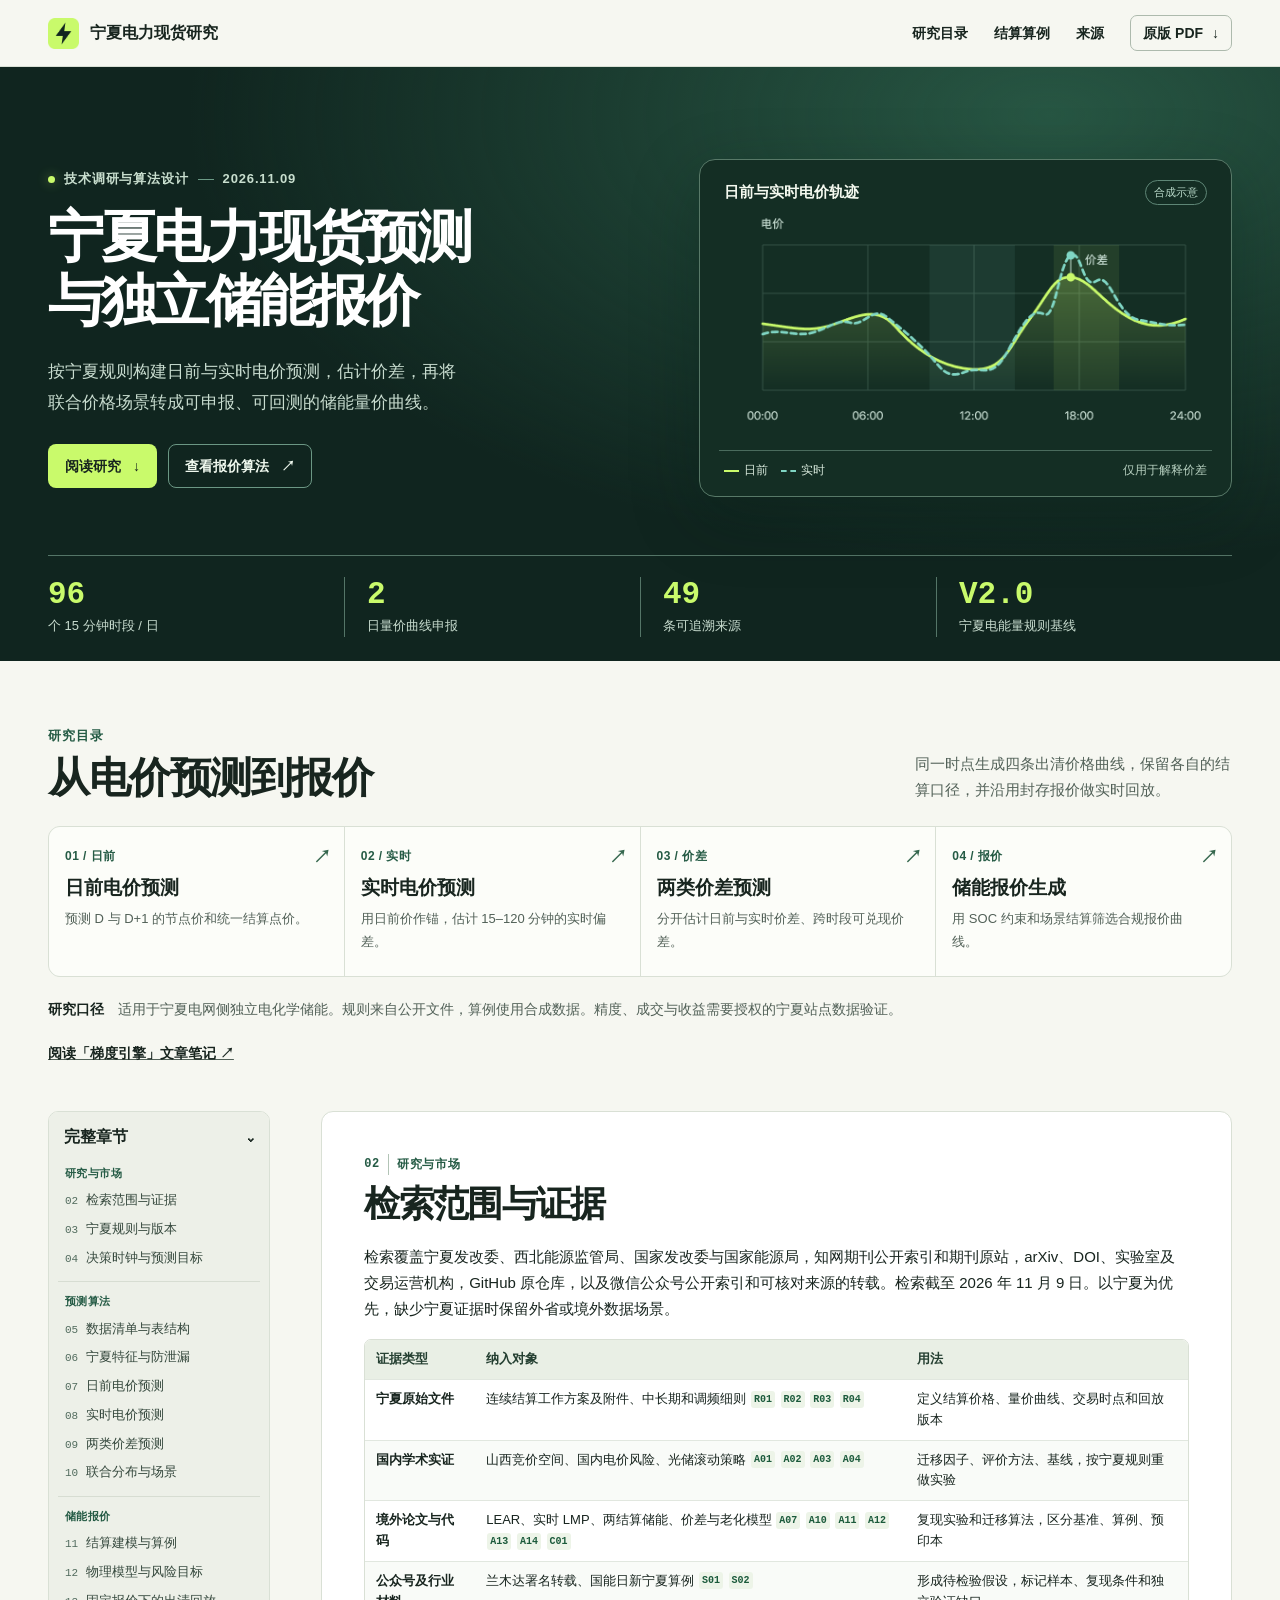
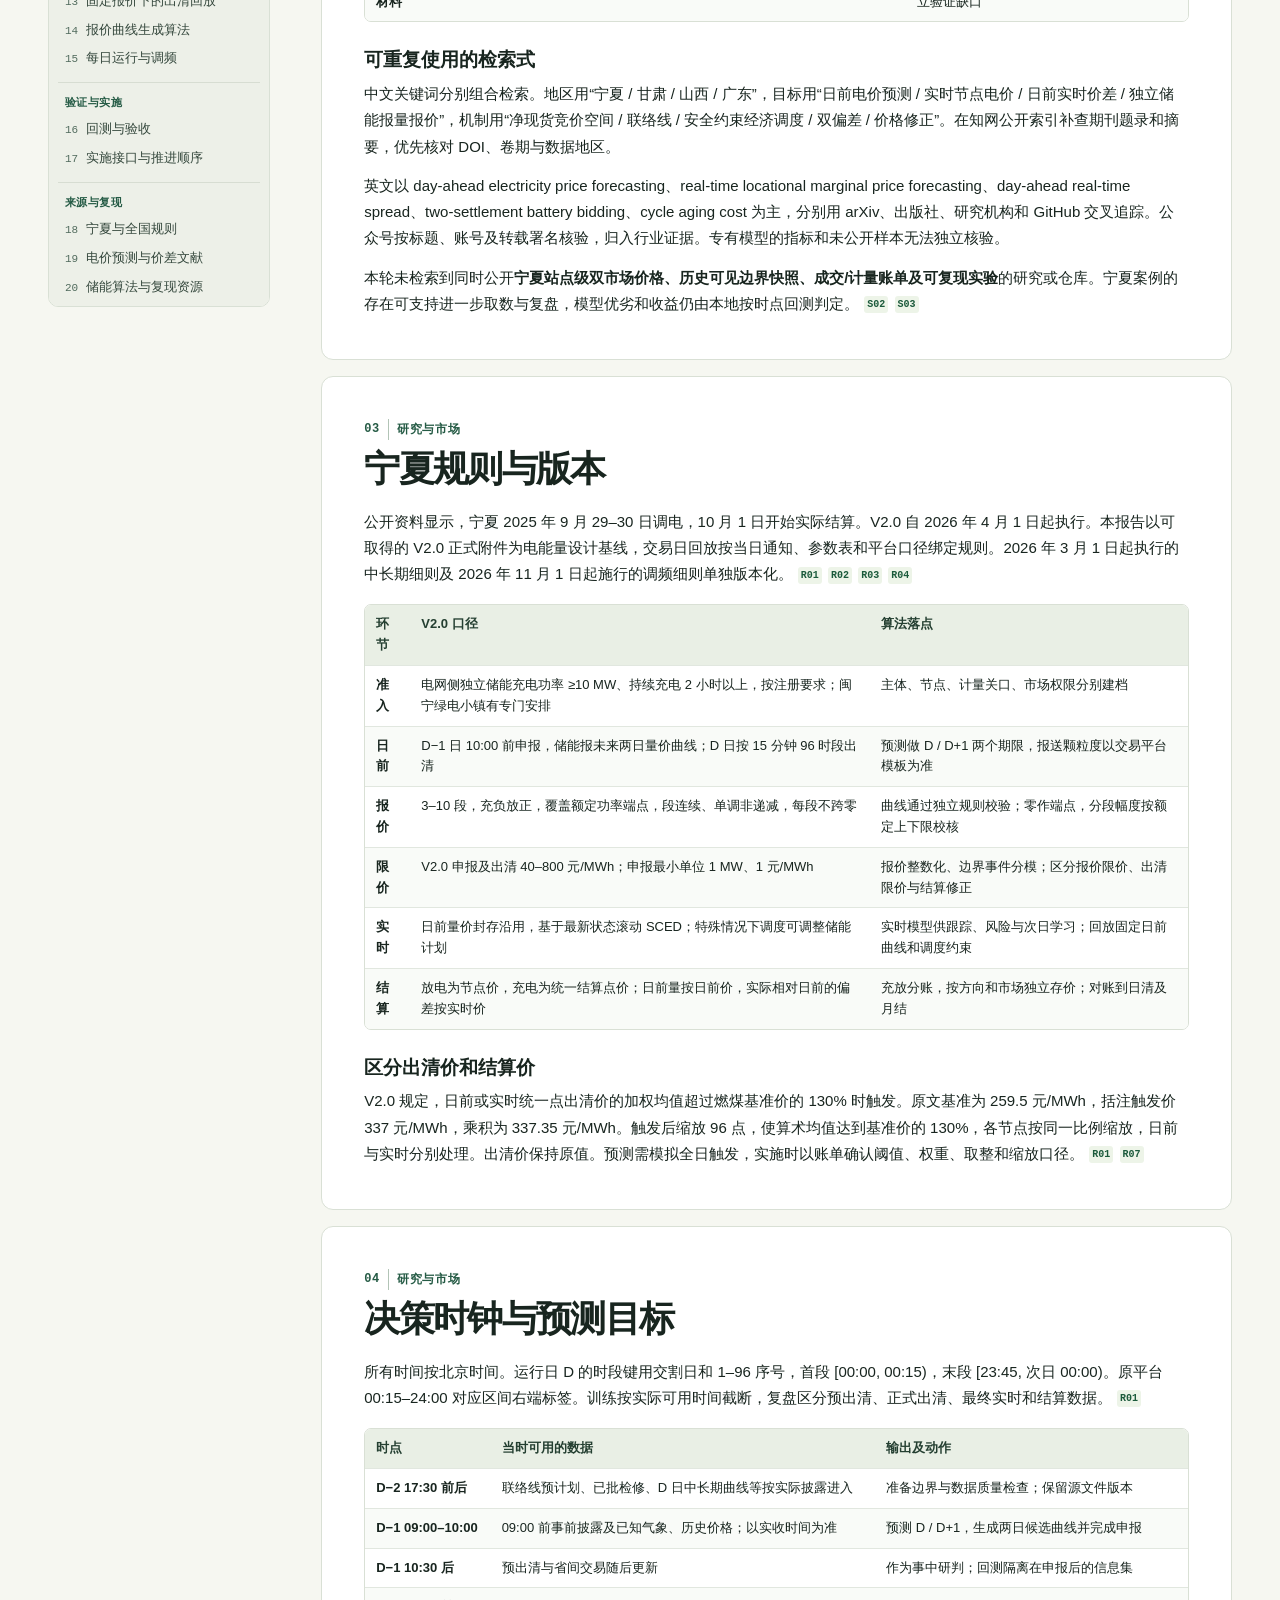
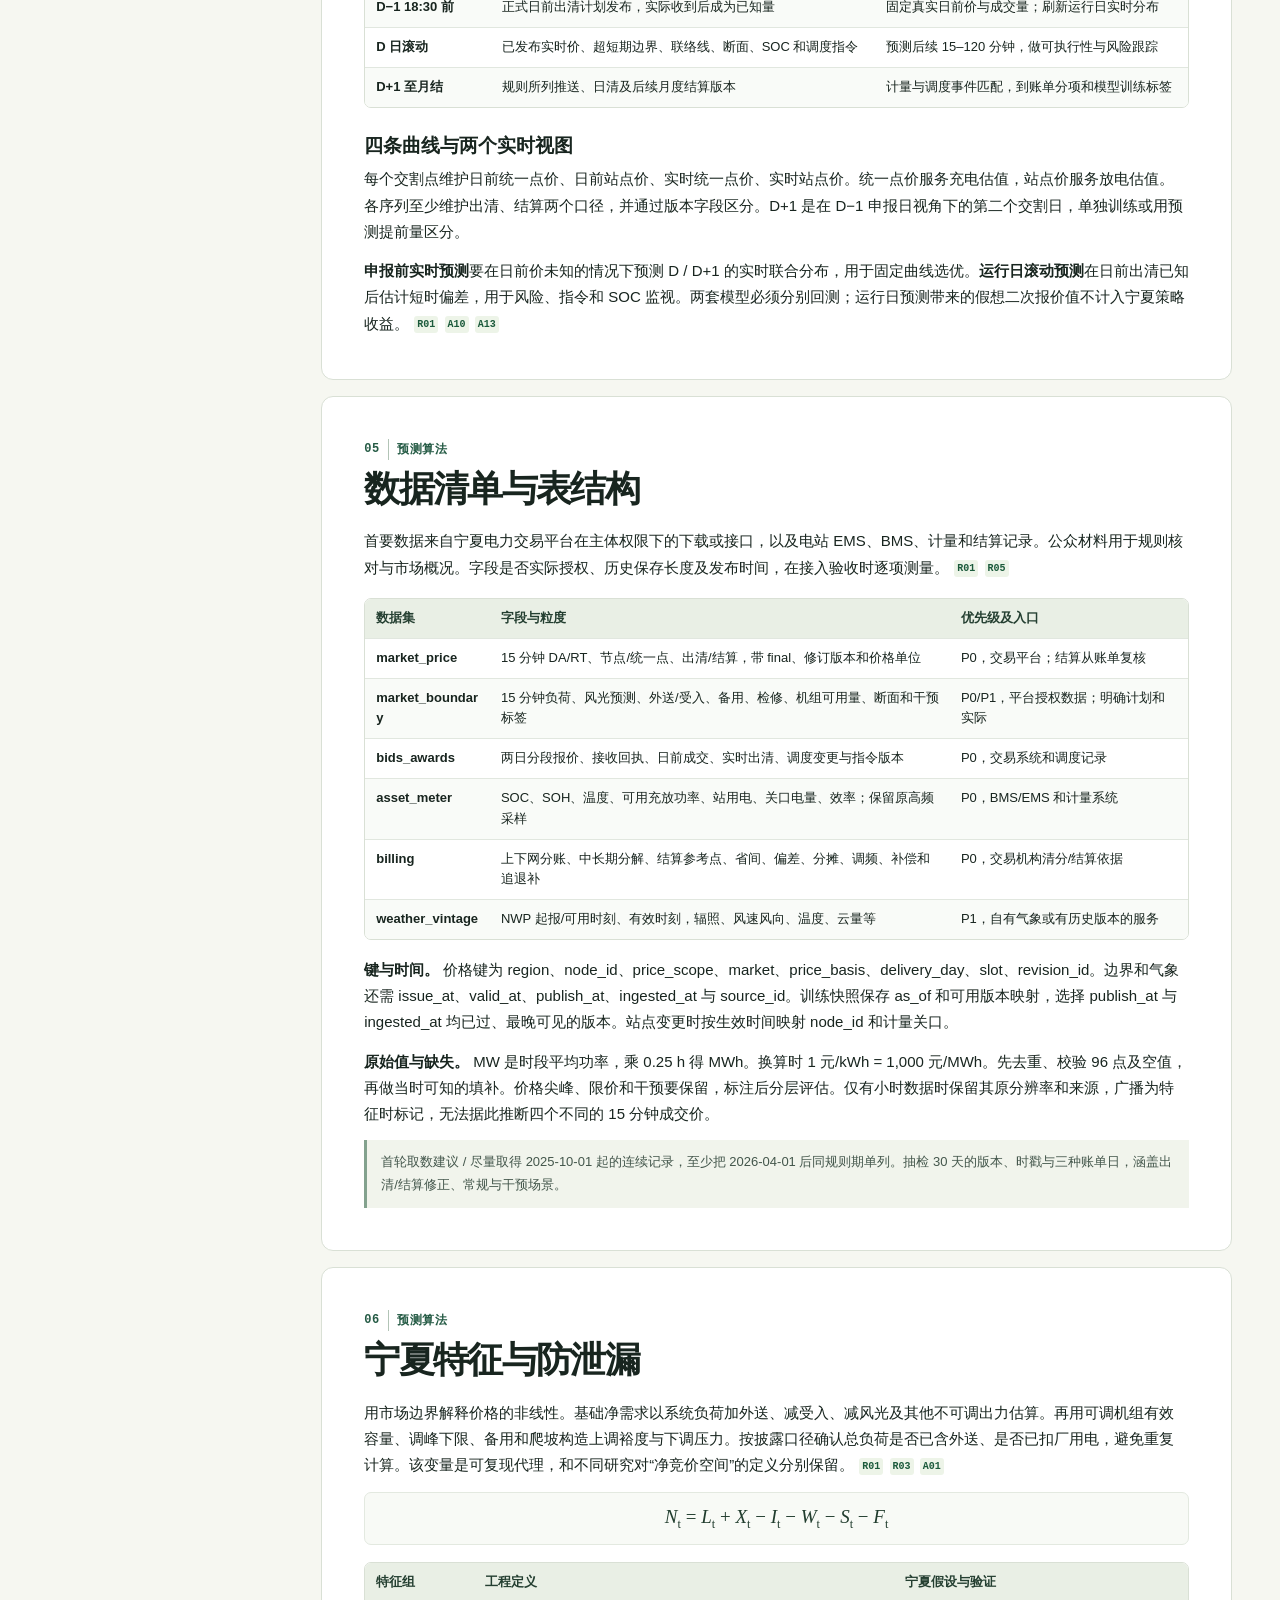
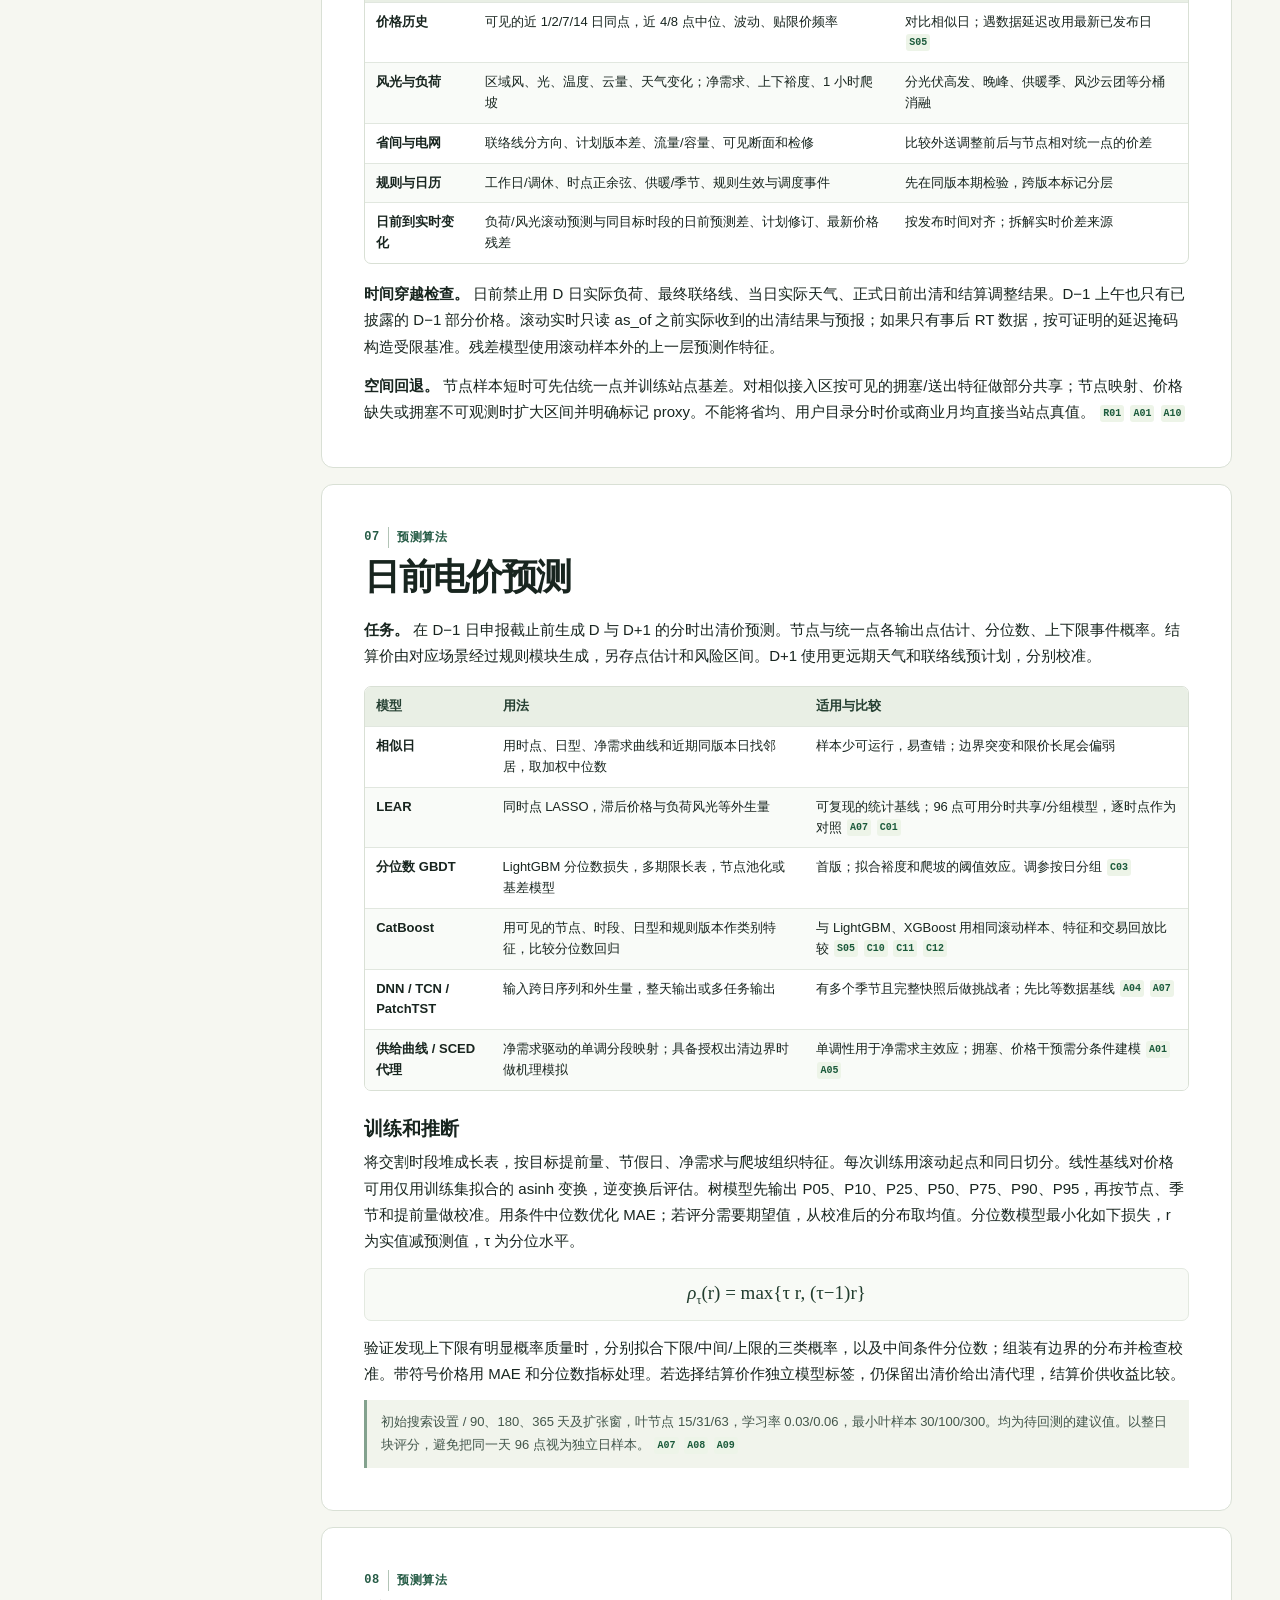
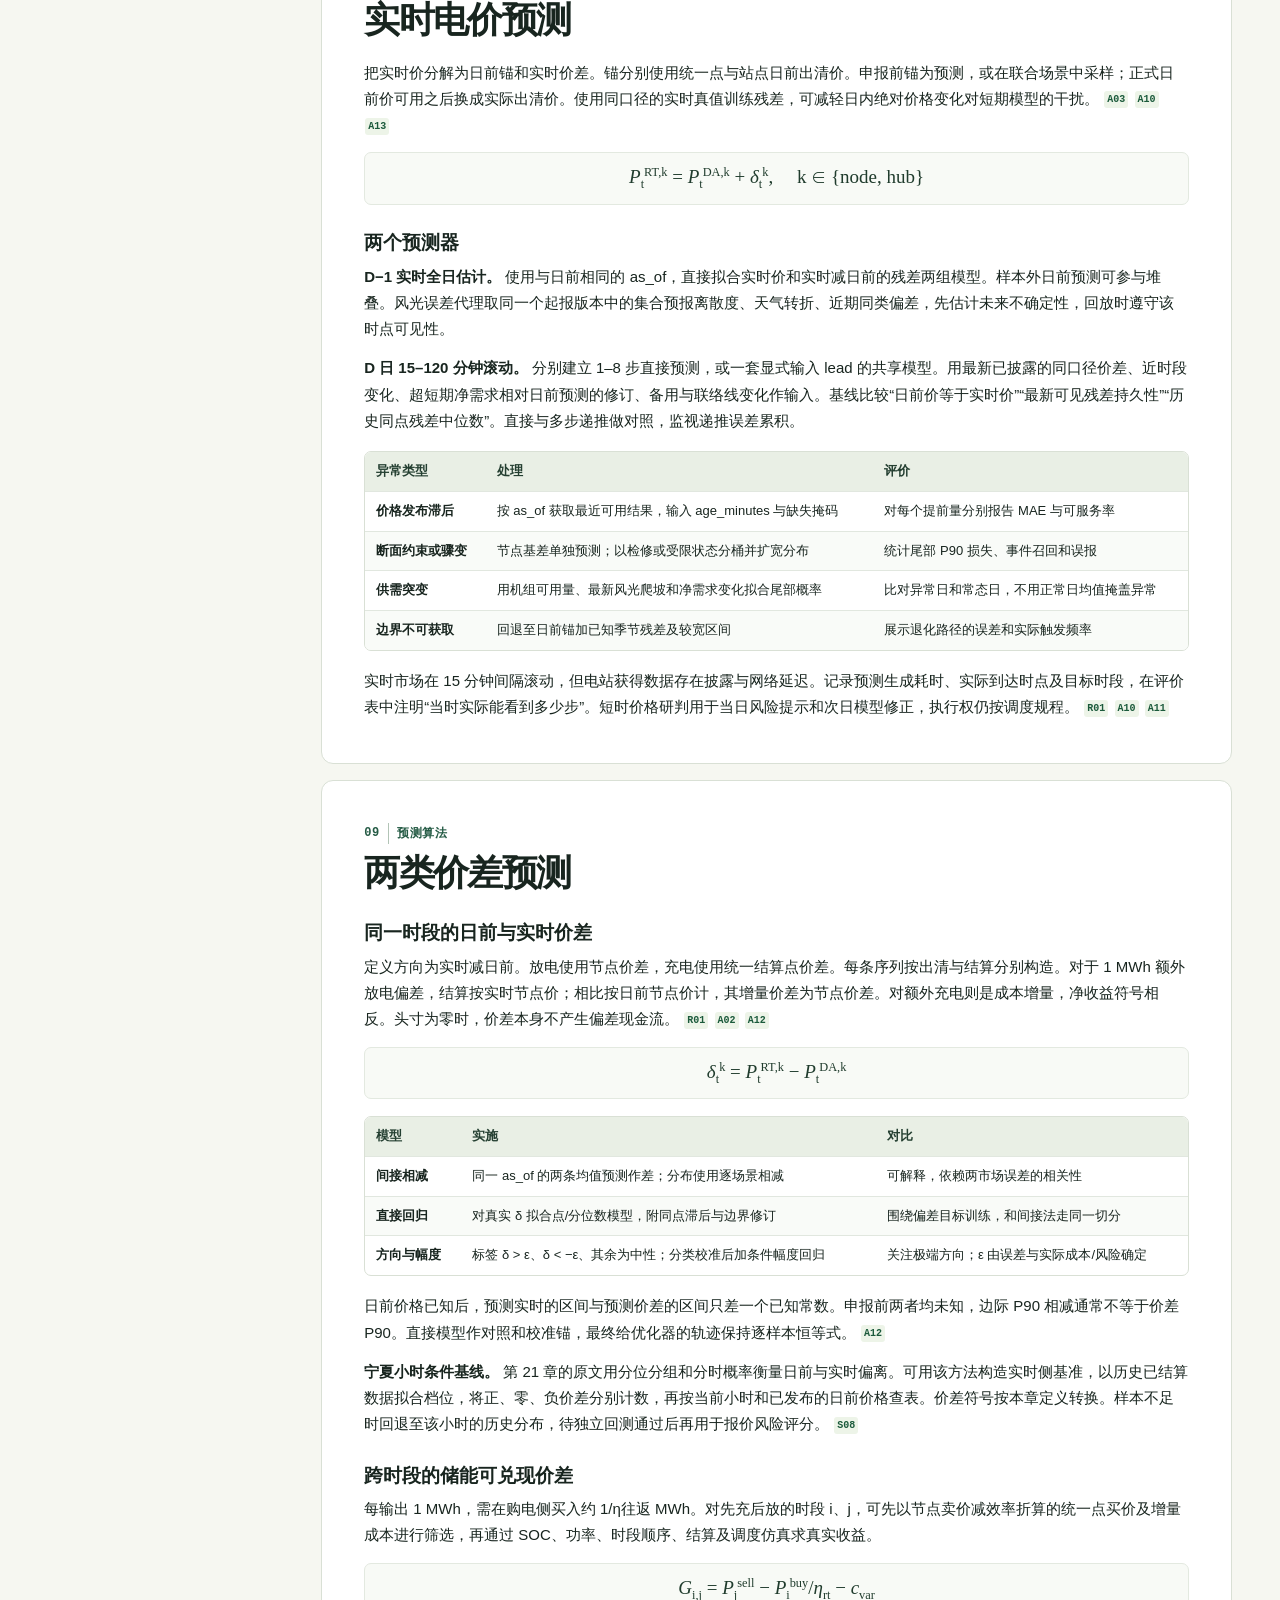
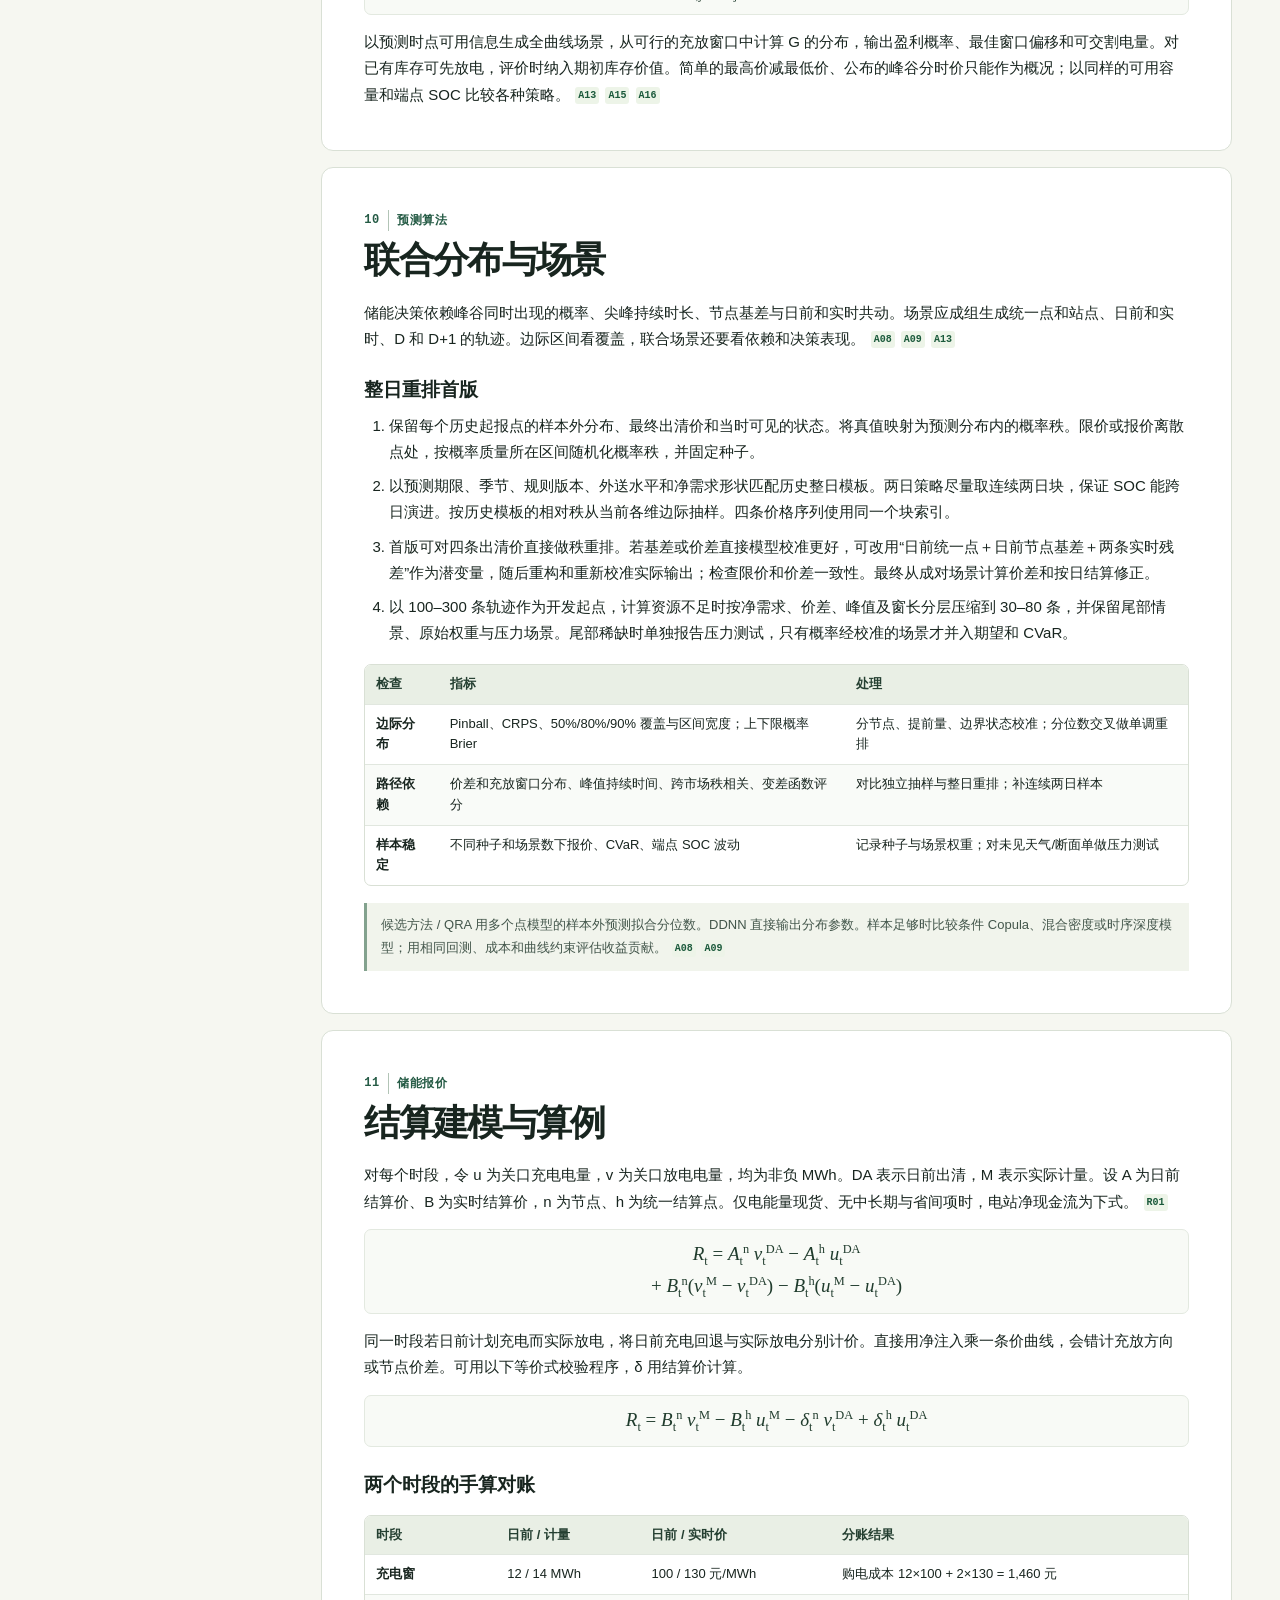
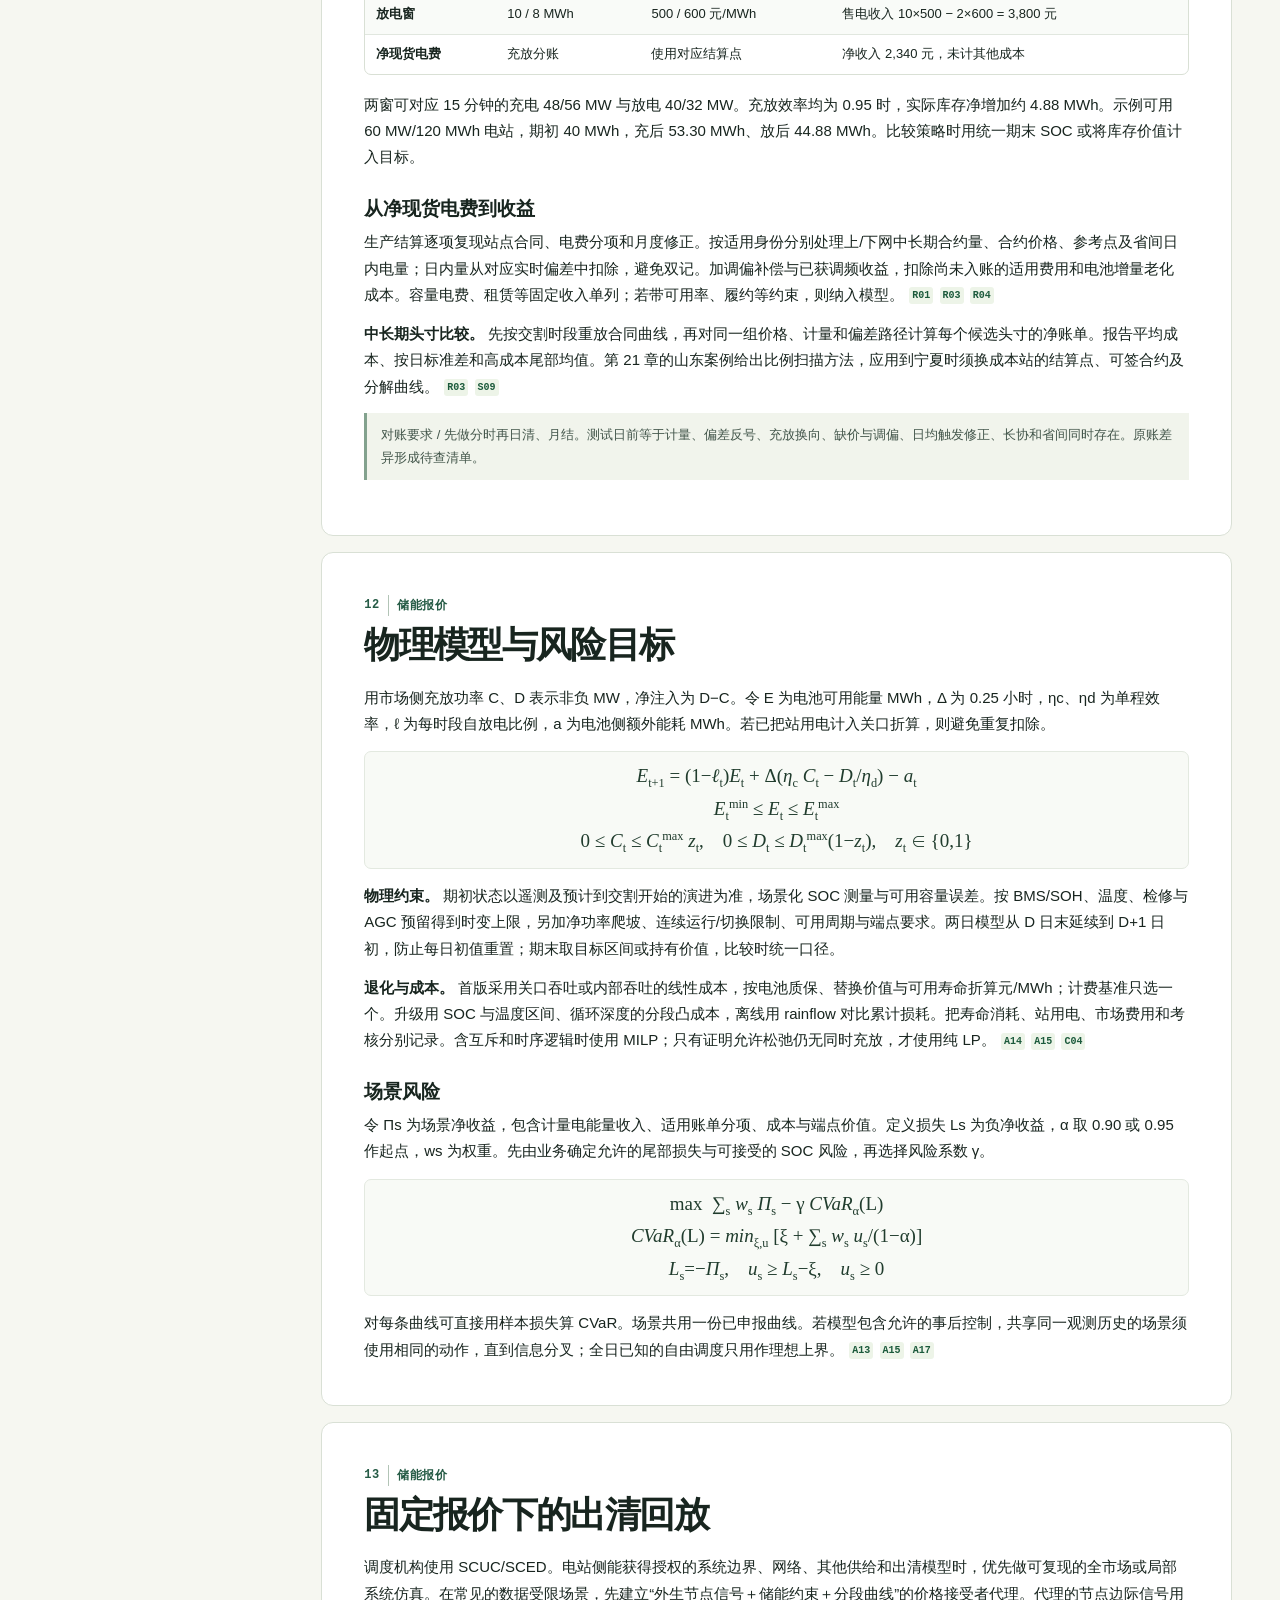
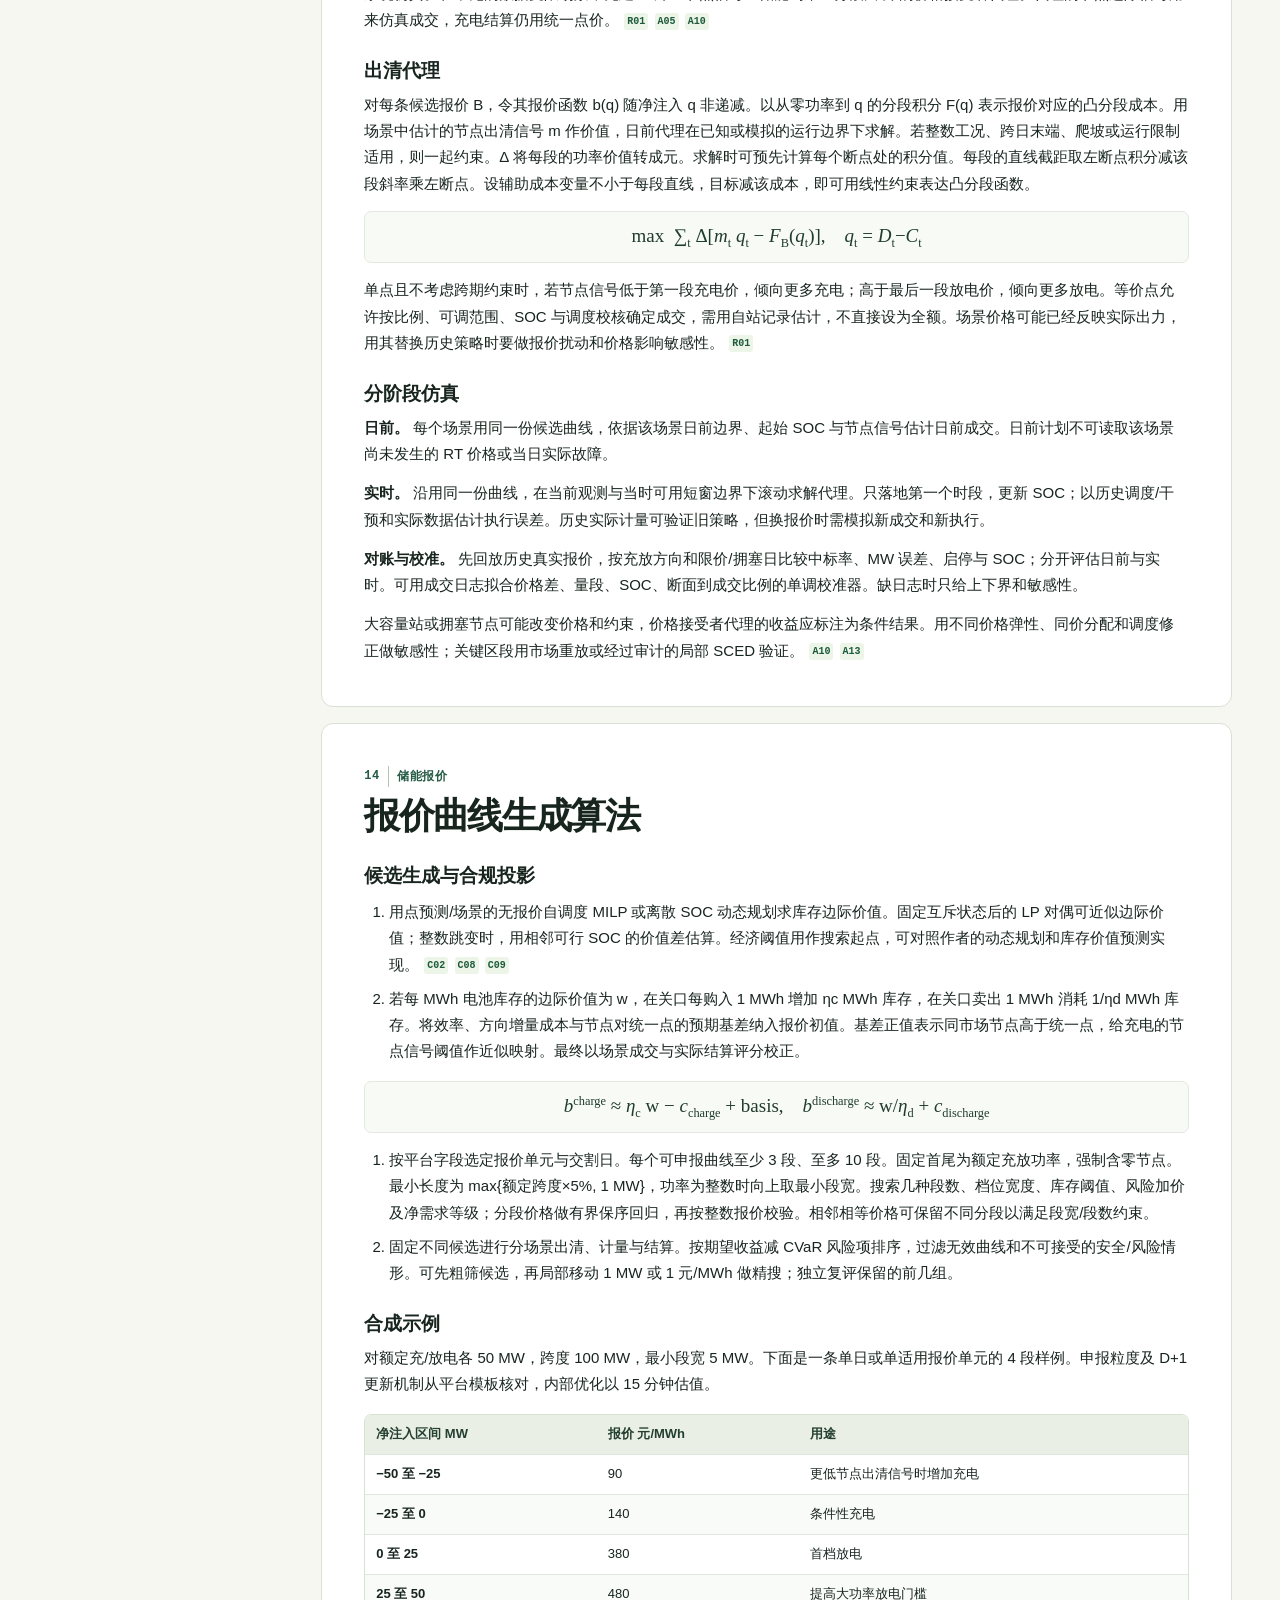
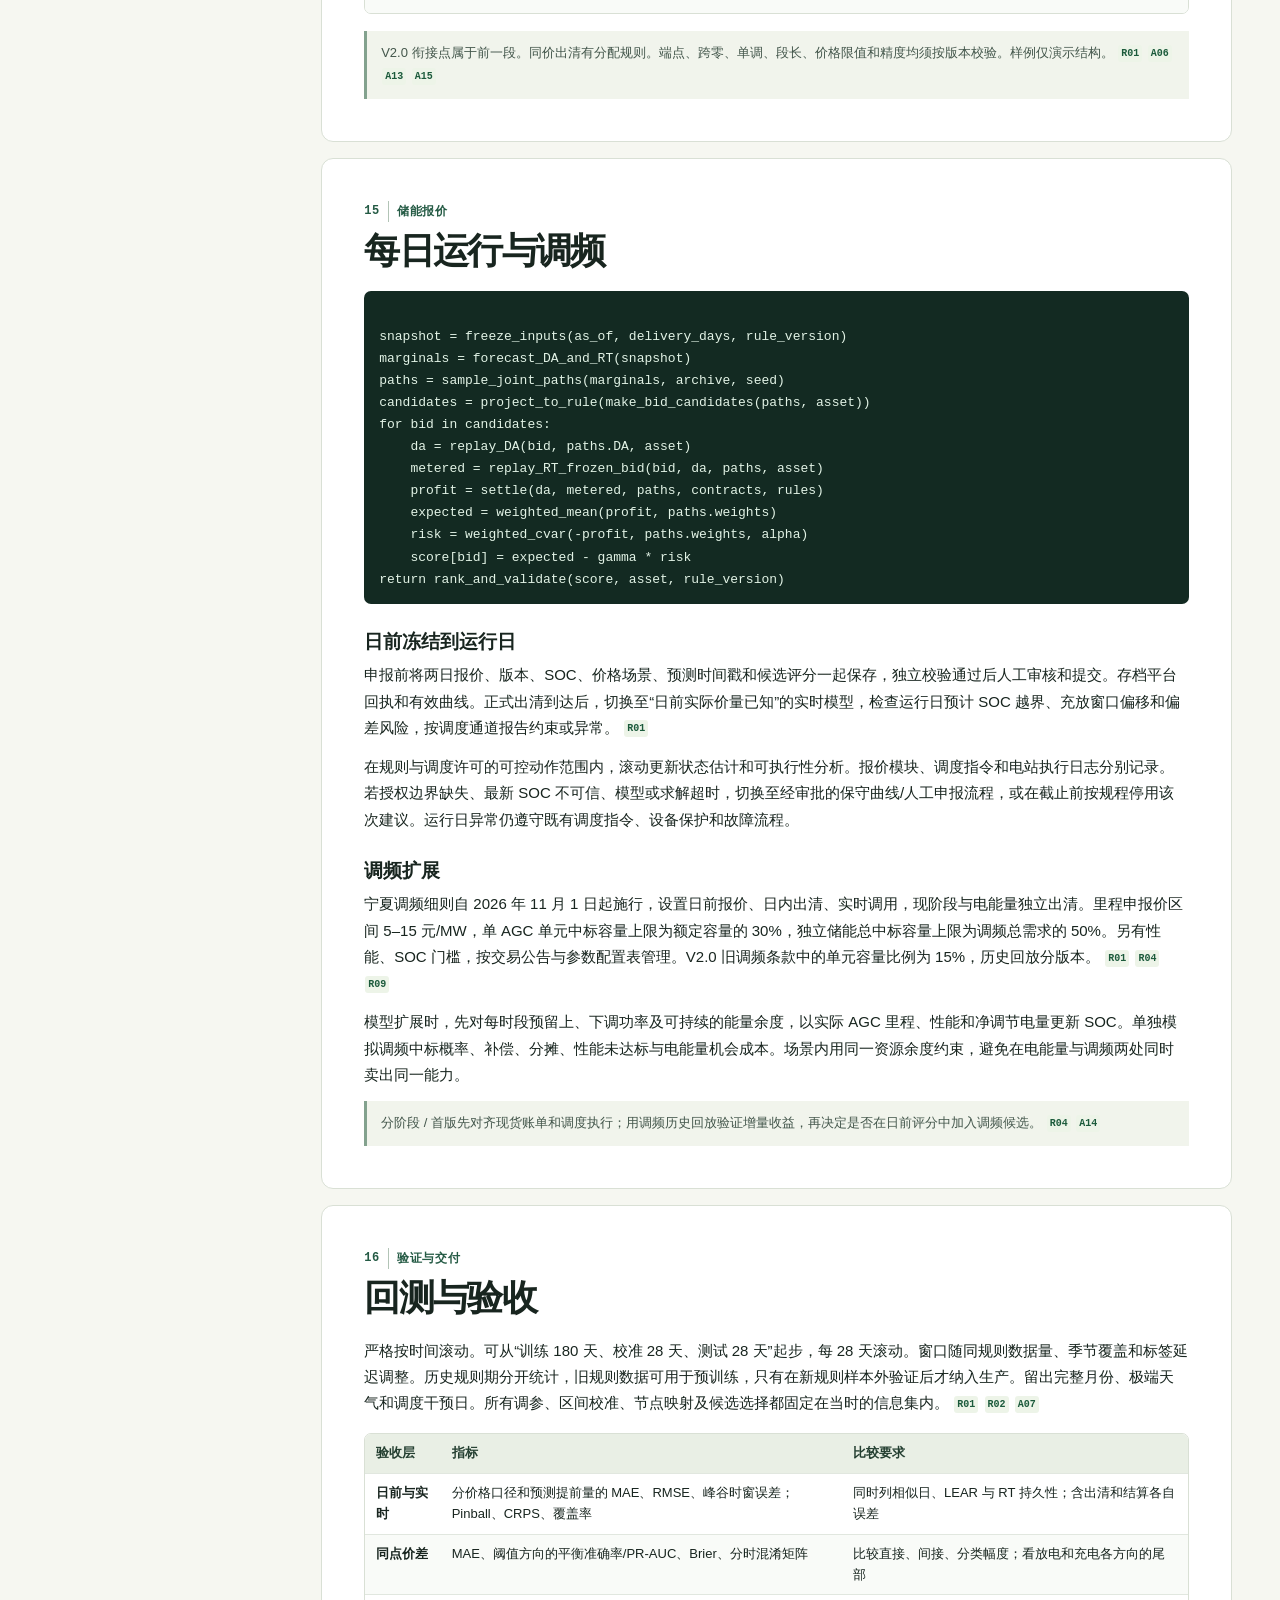
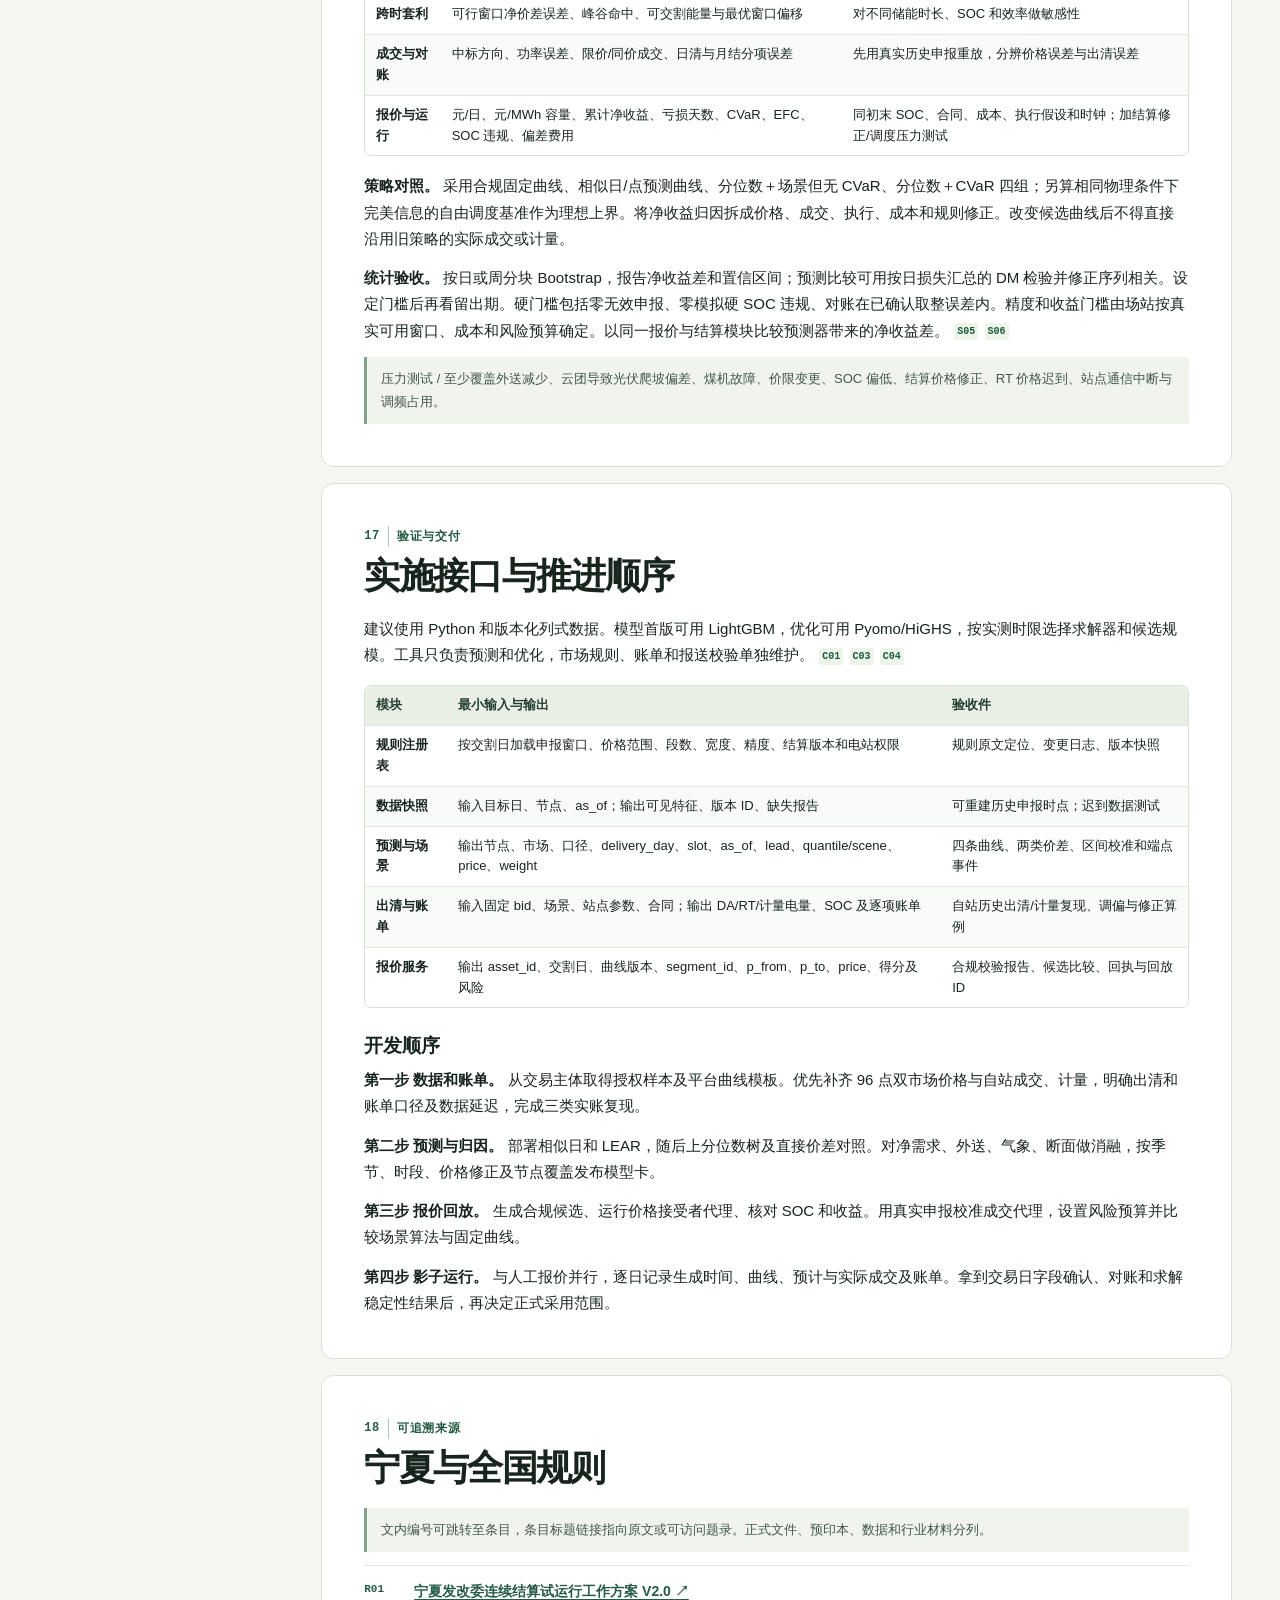
<file: docs/index.html>
<!doctype html>
<html lang="zh-CN">
<head>
  <meta charset="utf-8">
  <meta name="viewport" content="width=device-width, initial-scale=1">
  <meta name="description" content="宁夏电力现货市场的日前电价、实时电价、价差预测与独立储能报价算法。包含 V2.0 规则、结算算例与 49 条来源。">
  <meta property="og:title" content="宁夏电力现货预测与独立储能报价">
  <meta property="og:image" content="https://coolhz1.github.io/ningxia-power-market-research/assets/price-trajectory.png">
  <meta property="og:image:alt" content="日前与实时电价轨迹及价差合成示意图">
  <meta name="theme-color" content="#10251f">
  <title>宁夏电力现货预测与独立储能报价</title>
  <link rel="icon" href="assets/market-mark.png" type="image/png">
  <link rel="stylesheet" href="assets/site.css?v=2">
  <script src="assets/site.js" defer></script>
</head>
<body>
<a class="skip" href="#research">跳到正文</a>
<header class="topbar" id="top">
  <div class="frame topbar-inner">
    <a class="brand" href="#top"><img src="assets/market-mark.png" alt="" width="31" height="31"><span>宁夏电力现货研究</span></a>
    <nav class="toplinks" aria-label="主导航">
      <a href="#research">研究目录</a>
      <a href="#settlement">结算算例</a>
      <a href="#policy-sources">来源</a>
      <a class="pdf-link" href="assets/ningxia-power-market-research.pdf">原版 PDF <span aria-hidden="true">↓</span></a>
    </nav>
  </div>
</header>
<main>
  <section class="hero" aria-labelledby="hero-title">
    <div class="frame hero-inner">
      <div class="hero-copy">
        <p class="eyebrow"><span class="status-dot"></span> 技术调研与算法设计 <span class="micro-rule"></span> 2026.11.09</p>
        <h1 id="hero-title">宁夏电力现货预测<br class="hero-break">与独立储能报价</h1>
        <p class="hero-description">按宁夏规则构建日前与实时电价预测，估计价差，再将联合价格场景转成可申报、可回测的储能量价曲线。</p>
        <div class="hero-actions">
          <a class="action primary" href="#research">阅读研究 <span aria-hidden="true">↓</span></a>
          <a class="action secondary" href="#bidding">查看报价算法 <span aria-hidden="true">↗</span></a>
        </div>
      </div>
      <figure class="hero-figure">
        <div class="figure-heading"><span>日前与实时电价轨迹</span><span class="figure-chip">合成示意</span></div>
        <a class="chart-link" href="assets/price-trajectory.png">
          <img class="trace-chart" src="assets/price-trajectory.png" width="1040" height="516" alt="合成示意图。日前实线与实时虚线均呈午间低谷、傍晚高峰，同一时段两线的高度差表示价差。">
        </a>
        <figcaption><span><i class="da-key"></i>日前</span><span><i class="rt-key"></i>实时</span><span class="fig-note">仅用于解释价差</span></figcaption>
      </figure>
    </div>
    <div class="frame hero-stats">
      <div><strong>96</strong><span>个 15 分钟时段 / 日</span></div>
      <div><strong>2</strong><span>日量价曲线申报</span></div>
      <div><strong>49</strong><span>条可追溯来源</span></div>
      <div><strong>V2.0</strong><span>宁夏电能量规则基线</span></div>
    </div>
  </section>

  <div class="frame">
    <section class="overview" id="research" aria-labelledby="overview-title">
      <div class="section-intro">
        <div><p class="section-kicker">研究目录</p><h2 id="overview-title">从电价预测到报价</h2></div>
        <p>同一时点生成四条出清价格曲线，保留各自的结算口径，并沿用封存报价做实时回放。</p>
      </div>
      <div class="topic-grid">
        <a class="topic" href="#day-ahead"><span class="topic-id">01 / 日前</span><strong>日前电价预测</strong><span>预测 D 与 D+1 的节点价和统一结算点价。</span><b aria-hidden="true">↗</b></a>
        <a class="topic" href="#real-time"><span class="topic-id">02 / 实时</span><strong>实时电价预测</strong><span>用日前价作锚，估计 15–120 分钟的实时偏差。</span><b aria-hidden="true">↗</b></a>
        <a class="topic" href="#spread"><span class="topic-id">03 / 价差</span><strong>两类价差预测</strong><span>分开估计日前与实时价差、跨时段可兑现价差。</span><b aria-hidden="true">↗</b></a>
        <a class="topic" href="#bidding"><span class="topic-id">04 / 报价</span><strong>储能报价生成</strong><span>用 SOC 约束和场景结算筛选合规报价曲线。</span><b aria-hidden="true">↗</b></a>
      </div>
      <p class="scope"><strong>研究口径</strong>　适用于宁夏电网侧独立电化学储能。规则来自公开文件，算例使用合成数据。精度、成交与收益需要授权的宁夏站点数据验证。</p>
      <p class="scope"><a href="#gradient-engine"><strong>阅读「梯度引擎」文章笔记 ↗</strong></a></p>
    </section>

    <div class="reading-layout">
      <aside class="reader-nav">
        <details class="toc" open>
          <summary>完整章节 <span aria-hidden="true">⌄</span></summary>
          <nav aria-label="章节导航">
          <div class="nav-group"><p>研究与市场</p><a href="#methodology"><span>02</span>检索范围与证据</a><a href="#market-rules"><span>03</span>宁夏规则与版本</a><a href="#decision-clock"><span>04</span>决策时钟与预测目标</a></div>
<div class="nav-group"><p>预测算法</p><a href="#data"><span>05</span>数据清单与表结构</a><a href="#features"><span>06</span>宁夏特征与防泄漏</a><a href="#day-ahead"><span>07</span>日前电价预测</a><a href="#real-time"><span>08</span>实时电价预测</a><a href="#spread"><span>09</span>两类价差预测</a><a href="#scenarios"><span>10</span>联合分布与场景</a></div>
<div class="nav-group"><p>储能报价</p><a href="#settlement"><span>11</span>结算建模与算例</a><a href="#storage-model"><span>12</span>物理模型与风险目标</a><a href="#market-replay"><span>13</span>固定报价下的出清回放</a><a href="#bidding"><span>14</span>报价曲线生成算法</a><a href="#operations"><span>15</span>每日运行与调频</a></div>
<div class="nav-group"><p>验证与实施</p><a href="#backtest"><span>16</span>回测与验收</a><a href="#implementation"><span>17</span>实施接口与推进顺序</a></div>
<div class="nav-group"><p>来源与复现</p><a href="#policy-sources"><span>18</span>宁夏与全国规则</a><a href="#literature"><span>19</span>电价预测与价差文献</a><a href="#code-and-data"><span>20</span>储能算法与复现资源</a></div>
<div class="nav-group"><p>公众号补充</p><a href="#gradient-engine"><span>21</span>梯度引擎文章笔记</a></div>
          </nav>
        </details>
      </aside>
      <article class="report" aria-label="完整调研报告">
        <div class="search" hidden>
          <label for="report-search">搜索正文与来源</label>
          <input id="report-search" type="search" placeholder="例如：出清价、SOC、LEAR" autocomplete="off">
          <div id="search-results" aria-live="polite"></div>
        </div>
        <section class="chapter" id="methodology" data-chapter="02" aria-labelledby="methodology-title"><div class="chapter-label"><span>02</span>研究与市场</div><h2 id="methodology-title">检索范围与证据</h2><p>检索覆盖宁夏发改委、西北能源监管局、国家发改委与国家能源局，知网期刊公开索引和期刊原站，arXiv、DOI、实验室及交易运营机构，GitHub 原仓库，以及微信公众号公开索引和可核对来源的转载。检索截至 2026 年 11 月 9 日。以宁夏为优先，缺少宁夏证据时保留外省或境外数据场景。</p>
<div class="table-wrap" tabindex="0" role="region" aria-label="证据类型对照表"><table><thead><tr><th scope="col">证据类型</th><th scope="col">纳入对象</th><th scope="col">用法</th></tr></thead><tbody><tr><td>宁夏原始文件</td><td>连续结算工作方案及附件、中长期和调频细则 <a class="citation" href="#ref-R01" aria-label="来源 R01">R01</a> <a class="citation" href="#ref-R02" aria-label="来源 R02">R02</a> <a class="citation" href="#ref-R03" aria-label="来源 R03">R03</a> <a class="citation" href="#ref-R04" aria-label="来源 R04">R04</a></td><td>定义结算价格、量价曲线、交易时点和回放版本</td></tr><tr><td>国内学术实证</td><td>山西竞价空间、国内电价风险、光储滚动策略 <a class="citation" href="#ref-A01" aria-label="来源 A01">A01</a> <a class="citation" href="#ref-A02" aria-label="来源 A02">A02</a> <a class="citation" href="#ref-A03" aria-label="来源 A03">A03</a> <a class="citation" href="#ref-A04" aria-label="来源 A04">A04</a></td><td>迁移因子、评价方法、基线，按宁夏规则重做实验</td></tr><tr><td>境外论文与代码</td><td>LEAR、实时 LMP、两结算储能、价差与老化模型 <a class="citation" href="#ref-A07" aria-label="来源 A07">A07</a> <a class="citation" href="#ref-A10" aria-label="来源 A10">A10</a> <a class="citation" href="#ref-A11" aria-label="来源 A11">A11</a> <a class="citation" href="#ref-A12" aria-label="来源 A12">A12</a> <a class="citation" href="#ref-A13" aria-label="来源 A13">A13</a> <a class="citation" href="#ref-A14" aria-label="来源 A14">A14</a> <a class="citation" href="#ref-C01" aria-label="来源 C01">C01</a></td><td>复现实验和迁移算法，区分基准、算例、预印本</td></tr><tr><td>公众号及行业材料</td><td>兰木达署名转载、国能日新宁夏算例 <a class="citation" href="#ref-S01" aria-label="来源 S01">S01</a> <a class="citation" href="#ref-S02" aria-label="来源 S02">S02</a></td><td>形成待检验假设，标记样本、复现条件和独立验证缺口</td></tr></tbody></table></div>
<h3>可重复使用的检索式</h3>
<p>中文关键词分别组合检索。地区用“宁夏 / 甘肃 / 山西 / 广东”，目标用“日前电价预测 / 实时节点电价 / 日前实时价差 / 独立储能报量报价”，机制用“净现货竞价空间 / 联络线 / 安全约束经济调度 / 双偏差 / 价格修正”。在知网公开索引补查期刊题录和摘要，优先核对 DOI、卷期与数据地区。</p>
<p>英文以 day-ahead electricity price forecasting、real-time locational marginal price forecasting、day-ahead real-time spread、two-settlement battery bidding、cycle aging cost 为主，分别用 arXiv、出版社、研究机构和 GitHub 交叉追踪。公众号按标题、账号及转载署名核验，归入行业证据。专有模型的指标和未公开样本无法独立核验。</p>
<p>本轮未检索到同时公开<strong>宁夏站点级双市场价格、历史可见边界快照、成交/计量账单及可复现实验</strong>的研究或仓库。宁夏案例的存在可支持进一步取数与复盘，模型优劣和收益仍由本地按时点回测判定。 <a class="citation" href="#ref-S02" aria-label="来源 S02">S02</a> <a class="citation" href="#ref-S03" aria-label="来源 S03">S03</a></p></section>
<section class="chapter" id="market-rules" data-chapter="03" aria-labelledby="market-rules-title"><div class="chapter-label"><span>03</span>研究与市场</div><h2 id="market-rules-title">宁夏规则与版本</h2><p>公开资料显示，宁夏 2025 年 9 月 29–30 日调电，10 月 1 日开始实际结算。V2.0 自 2026 年 4 月 1 日起执行。本报告以可取得的 V2.0 正式附件为电能量设计基线，交易日回放按当日通知、参数表和平台口径绑定规则。2026 年 3 月 1 日起执行的中长期细则及 2026 年 11 月 1 日起施行的调频细则单独版本化。 <a class="citation" href="#ref-R01" aria-label="来源 R01">R01</a> <a class="citation" href="#ref-R02" aria-label="来源 R02">R02</a> <a class="citation" href="#ref-R03" aria-label="来源 R03">R03</a> <a class="citation" href="#ref-R04" aria-label="来源 R04">R04</a></p>
<div class="table-wrap" tabindex="0" role="region" aria-label="环节对照表"><table><thead><tr><th scope="col">环节</th><th scope="col">V2.0 口径</th><th scope="col">算法落点</th></tr></thead><tbody><tr><td>准入</td><td>电网侧独立储能充电功率 ≥10 MW、持续充电 2 小时以上，按注册要求；闽宁绿电小镇有专门安排</td><td>主体、节点、计量关口、市场权限分别建档</td></tr><tr><td>日前</td><td>D−1 日 10:00 前申报，储能报未来两日量价曲线；D 日按 15 分钟 96 时段出清</td><td>预测做 D / D+1 两个期限，报送颗粒度以交易平台模板为准</td></tr><tr><td>报价</td><td>3–10 段，充负放正，覆盖额定功率端点，段连续、单调非递减，每段不跨零</td><td>曲线通过独立规则校验；零作端点，分段幅度按额定上下限校核</td></tr><tr><td>限价</td><td>V2.0 申报及出清 40–800 元/MWh；申报最小单位 1 MW、1 元/MWh</td><td>报价整数化、边界事件分模；区分报价限价、出清限价与结算修正</td></tr><tr><td>实时</td><td>日前量价封存沿用，基于最新状态滚动 SCED；特殊情况下调度可调整储能计划</td><td>实时模型供跟踪、风险与次日学习；回放固定日前曲线和调度约束</td></tr><tr><td>结算</td><td>放电为节点价，充电为统一结算点价；日前量按日前价，实际相对日前的偏差按实时价</td><td>充放分账，按方向和市场独立存价；对账到日清及月结</td></tr></tbody></table></div>
<h3>区分出清价和结算价</h3>
<p>V2.0 规定，日前或实时统一点出清价的加权均值超过燃煤基准价的 130% 时触发。原文基准为 259.5 元/MWh，括注触发价 337 元/MWh，乘积为 337.35 元/MWh。触发后缩放 96 点，使算术均值达到基准价的 130%，各节点按同一比例缩放，日前与实时分别处理。出清价保持原值。预测需模拟全日触发，实施时以账单确认阈值、权重、取整和缩放口径。 <a class="citation" href="#ref-R01" aria-label="来源 R01">R01</a> <a class="citation" href="#ref-R07" aria-label="来源 R07">R07</a></p></section>
<section class="chapter" id="decision-clock" data-chapter="04" aria-labelledby="decision-clock-title"><div class="chapter-label"><span>04</span>研究与市场</div><h2 id="decision-clock-title">决策时钟与预测目标</h2><p>所有时间按北京时间。运行日 D 的时段键用交割日和 1–96 序号，首段 [00:00, 00:15)，末段 [23:45, 次日 00:00)。原平台 00:15–24:00 对应区间右端标签。训练按实际可用时间截断，复盘区分预出清、正式出清、最终实时和结算数据。 <a class="citation" href="#ref-R01" aria-label="来源 R01">R01</a></p>
<div class="table-wrap" tabindex="0" role="region" aria-label="时点对照表"><table><thead><tr><th scope="col">时点</th><th scope="col">当时可用的数据</th><th scope="col">输出及动作</th></tr></thead><tbody><tr><td>D−2 17:30 前后</td><td>联络线预计划、已批检修、D 日中长期曲线等按实际披露进入</td><td>准备边界与数据质量检查；保留源文件版本</td></tr><tr><td>D−1 09:00–10:00</td><td>09:00 前事前披露及已知气象、历史价格；以实收时间为准</td><td>预测 D / D+1，生成两日候选曲线并完成申报</td></tr><tr><td>D−1 10:30 后</td><td>预出清与省间交易随后更新</td><td>作为事中研判；回测隔离在申报后的信息集</td></tr><tr><td>D−1 18:30 前</td><td>正式日前出清计划发布，实际收到后成为已知量</td><td>固定真实日前价与成交量；刷新运行日实时分布</td></tr><tr><td>D 日滚动</td><td>已发布实时价、超短期边界、联络线、断面、SOC 和调度指令</td><td>预测后续 15–120 分钟，做可执行性与风险跟踪</td></tr><tr><td>D+1 至月结</td><td>规则所列推送、日清及后续月度结算版本</td><td>计量与调度事件匹配，到账单分项和模型训练标签</td></tr></tbody></table></div>
<h3>四条曲线与两个实时视图</h3>
<p>每个交割点维护日前统一点价、日前站点价、实时统一点价、实时站点价。统一点价服务充电估值，站点价服务放电估值。各序列至少维护出清、结算两个口径，并通过版本字段区分。D+1 是在 D−1 申报日视角下的第二个交割日，单独训练或用预测提前量区分。</p>
<p><strong>申报前实时预测</strong>要在日前价未知的情况下预测 D / D+1 的实时联合分布，用于固定曲线选优。<strong>运行日滚动预测</strong>在日前出清已知后估计短时偏差，用于风险、指令和 SOC 监视。两套模型必须分别回测；运行日预测带来的假想二次报价值不计入宁夏策略收益。 <a class="citation" href="#ref-R01" aria-label="来源 R01">R01</a> <a class="citation" href="#ref-A10" aria-label="来源 A10">A10</a> <a class="citation" href="#ref-A13" aria-label="来源 A13">A13</a></p></section>
<section class="chapter" id="data" data-chapter="05" aria-labelledby="data-title"><div class="chapter-label"><span>05</span>预测算法</div><h2 id="data-title">数据清单与表结构</h2><p>首要数据来自宁夏电力交易平台在主体权限下的下载或接口，以及电站 EMS、BMS、计量和结算记录。公众材料用于规则核对与市场概况。字段是否实际授权、历史保存长度及发布时间，在接入验收时逐项测量。 <a class="citation" href="#ref-R01" aria-label="来源 R01">R01</a> <a class="citation" href="#ref-R05" aria-label="来源 R05">R05</a></p>
<div class="table-wrap" tabindex="0" role="region" aria-label="数据集对照表"><table><thead><tr><th scope="col">数据集</th><th scope="col">字段与粒度</th><th scope="col">优先级及入口</th></tr></thead><tbody><tr><td>market_price</td><td>15 分钟 DA/RT、节点/统一点、出清/结算，带 final、修订版本和价格单位</td><td>P0，交易平台；结算从账单复核</td></tr><tr><td>market_boundary</td><td>15 分钟负荷、风光预测、外送/受入、备用、检修、机组可用量、断面和干预标签</td><td>P0/P1，平台授权数据；明确计划和实际</td></tr><tr><td>bids_awards</td><td>两日分段报价、接收回执、日前成交、实时出清、调度变更与指令版本</td><td>P0，交易系统和调度记录</td></tr><tr><td>asset_meter</td><td>SOC、SOH、温度、可用充放功率、站用电、关口电量、效率；保留原高频采样</td><td>P0，BMS/EMS 和计量系统</td></tr><tr><td>billing</td><td>上下网分账、中长期分解、结算参考点、省间、偏差、分摊、调频、补偿和追退补</td><td>P0，交易机构清分/结算依据</td></tr><tr><td>weather_vintage</td><td>NWP 起报/可用时刻、有效时刻，辐照、风速风向、温度、云量等</td><td>P1，自有气象或有历史版本的服务</td></tr></tbody></table></div>
<p><strong>键与时间。</strong> 价格键为 region、node_id、price_scope、market、price_basis、delivery_day、slot、revision_id。边界和气象还需 issue_at、valid_at、publish_at、ingested_at 与 source_id。训练快照保存 as_of 和可用版本映射，选择 publish_at 与 ingested_at 均已过、最晚可见的版本。站点变更时按生效时间映射 node_id 和计量关口。</p>
<p><strong>原始值与缺失。</strong> MW 是时段平均功率，乘 0.25 h 得 MWh。换算时 1 元/kWh = 1,000 元/MWh。先去重、校验 96 点及空值，再做当时可知的填补。价格尖峰、限价和干预要保留，标注后分层评估。仅有小时数据时保留其原分辨率和来源，广播为特征时标记，无法据此推断四个不同的 15 分钟成交价。</p>
<p class="note">首轮取数建议  /  尽量取得 2025-10-01 起的连续记录，至少把 2026-04-01 后同规则期单列。抽检 30 天的版本、时戳与三种账单日，涵盖出清/结算修正、常规与干预场景。</p></section>
<section class="chapter" id="features" data-chapter="06" aria-labelledby="features-title"><div class="chapter-label"><span>06</span>预测算法</div><h2 id="features-title">宁夏特征与防泄漏</h2><p>用市场边界解释价格的非线性。基础净需求以系统负荷加外送、减受入、减风光及其他不可调出力估算。再用可调机组有效容量、调峰下限、备用和爬坡构造上调裕度与下调压力。按披露口径确认总负荷是否已含外送、是否已扣厂用电，避免重复计算。该变量是可复现代理，和不同研究对“净竞价空间”的定义分别保留。 <a class="citation" href="#ref-R01" aria-label="来源 R01">R01</a> <a class="citation" href="#ref-R03" aria-label="来源 R03">R03</a> <a class="citation" href="#ref-A01" aria-label="来源 A01">A01</a></p>
<div class="formula" tabindex="0" aria-label="计算公式"><div><var>N</var><sub>t</sub> = <var>L</var><sub>t</sub> + <var>X</var><sub>t</sub> − <var>I</var><sub>t</sub> − <var>W</var><sub>t</sub> − <var>S</var><sub>t</sub> − <var>F</var><sub>t</sub></div></div>
<div class="table-wrap" tabindex="0" role="region" aria-label="特征组对照表"><table><thead><tr><th scope="col">特征组</th><th scope="col">工程定义</th><th scope="col">宁夏假设与验证</th></tr></thead><tbody><tr><td>价格历史</td><td>可见的近 1/2/7/14 日同点，近 4/8 点中位、波动、贴限价频率</td><td>对比相似日；遇数据延迟改用最新已发布日 <a class="citation" href="#ref-S05" aria-label="来源 S05">S05</a></td></tr><tr><td>风光与负荷</td><td>区域风、光、温度、云量、天气变化；净需求、上下裕度、1 小时爬坡</td><td>分光伏高发、晚峰、供暖季、风沙云团等分桶消融</td></tr><tr><td>省间与电网</td><td>联络线分方向、计划版本差、流量/容量、可见断面和检修</td><td>比较外送调整前后与节点相对统一点的价差</td></tr><tr><td>规则与日历</td><td>工作日/调休、时点正余弦、供暖/季节、规则生效与调度事件</td><td>先在同版本期检验，跨版本标记分层</td></tr><tr><td>日前到实时变化</td><td>负荷/风光滚动预测与同目标时段的日前预测差、计划修订、最新价格残差</td><td>按发布时间对齐；拆解实时价差来源</td></tr></tbody></table></div>
<p><strong>时间穿越检查。</strong> 日前禁止用 D 日实际负荷、最终联络线、当日实际天气、正式日前出清和结算调整结果。D−1 上午也只有已披露的 D−1 部分价格。滚动实时只读 as_of 之前实际收到的出清结果与预报；如果只有事后 RT 数据，按可证明的延迟掩码构造受限基准。残差模型使用滚动样本外的上一层预测作特征。</p>
<p><strong>空间回退。</strong> 节点样本短时可先估统一点并训练站点基差。对相似接入区按可见的拥塞/送出特征做部分共享；节点映射、价格缺失或拥塞不可观测时扩大区间并明确标记 proxy。不能将省均、用户目录分时价或商业月均直接当站点真值。 <a class="citation" href="#ref-R01" aria-label="来源 R01">R01</a> <a class="citation" href="#ref-A01" aria-label="来源 A01">A01</a> <a class="citation" href="#ref-A10" aria-label="来源 A10">A10</a></p></section>
<section class="chapter" id="day-ahead" data-chapter="07" aria-labelledby="day-ahead-title"><div class="chapter-label"><span>07</span>预测算法</div><h2 id="day-ahead-title">日前电价预测</h2><p><strong>任务。</strong> 在 D−1 日申报截止前生成 D 与 D+1 的分时出清价预测。节点与统一点各输出点估计、分位数、上下限事件概率。结算价由对应场景经过规则模块生成，另存点估计和风险区间。D+1 使用更远期天气和联络线预计划，分别校准。</p>
<div class="table-wrap" tabindex="0" role="region" aria-label="模型对照表"><table><thead><tr><th scope="col">模型</th><th scope="col">用法</th><th scope="col">适用与比较</th></tr></thead><tbody><tr><td>相似日</td><td>用时点、日型、净需求曲线和近期同版本日找邻居，取加权中位数</td><td>样本少可运行，易查错；边界突变和限价长尾会偏弱</td></tr><tr><td>LEAR</td><td>同时点 LASSO，滞后价格与负荷风光等外生量</td><td>可复现的统计基线；96 点可用分时共享/分组模型，逐时点作为对照 <a class="citation" href="#ref-A07" aria-label="来源 A07">A07</a> <a class="citation" href="#ref-C01" aria-label="来源 C01">C01</a></td></tr><tr><td>分位数 GBDT</td><td>LightGBM 分位数损失，多期限长表，节点池化或基差模型</td><td>首版；拟合裕度和爬坡的阈值效应。调参按日分组 <a class="citation" href="#ref-C03" aria-label="来源 C03">C03</a></td></tr><tr><td>CatBoost</td><td>用可见的节点、时段、日型和规则版本作类别特征，比较分位数回归</td><td>与 LightGBM、XGBoost 用相同滚动样本、特征和交易回放比较 <a class="citation" href="#ref-S05" aria-label="来源 S05">S05</a> <a class="citation" href="#ref-C10" aria-label="来源 C10">C10</a> <a class="citation" href="#ref-C11" aria-label="来源 C11">C11</a> <a class="citation" href="#ref-C12" aria-label="来源 C12">C12</a></td></tr><tr><td>DNN / TCN / PatchTST</td><td>输入跨日序列和外生量，整天输出或多任务输出</td><td>有多个季节且完整快照后做挑战者；先比等数据基线 <a class="citation" href="#ref-A04" aria-label="来源 A04">A04</a> <a class="citation" href="#ref-A07" aria-label="来源 A07">A07</a></td></tr><tr><td>供给曲线 / SCED 代理</td><td>净需求驱动的单调分段映射；具备授权出清边界时做机理模拟</td><td>单调性用于净需求主效应；拥塞、价格干预需分条件建模 <a class="citation" href="#ref-A01" aria-label="来源 A01">A01</a> <a class="citation" href="#ref-A05" aria-label="来源 A05">A05</a></td></tr></tbody></table></div>
<h3>训练和推断</h3>
<p>将交割时段堆成长表，按目标提前量、节假日、净需求与爬坡组织特征。每次训练用滚动起点和同日切分。线性基线对价格可用仅用训练集拟合的 asinh 变换，逆变换后评估。树模型先输出 P05、P10、P25、P50、P75、P90、P95，再按节点、季节和提前量做校准。用条件中位数优化 MAE；若评分需要期望值，从校准后的分布取均值。分位数模型最小化如下损失，r 为实值减预测值，τ 为分位水平。</p>
<div class="formula" tabindex="0" aria-label="计算公式"><div><var>ρ</var><sub>τ</sub>(r) = max{τ r, (τ−1)r}</div></div>
<p>验证发现上下限有明显概率质量时，分别拟合下限/中间/上限的三类概率，以及中间条件分位数；组装有边界的分布并检查校准。带符号价格用 MAE 和分位数指标处理。若选择结算价作独立模型标签，仍保留出清价给出清代理，结算价供收益比较。</p>
<p class="note">初始搜索设置  /  90、180、365 天及扩张窗，叶节点 15/31/63，学习率 0.03/0.06，最小叶样本 30/100/300。均为待回测的建议值。以整日块评分，避免把同一天 96 点视为独立日样本。 <a class="citation" href="#ref-A07" aria-label="来源 A07">A07</a> <a class="citation" href="#ref-A08" aria-label="来源 A08">A08</a> <a class="citation" href="#ref-A09" aria-label="来源 A09">A09</a></p></section>
<section class="chapter" id="real-time" data-chapter="08" aria-labelledby="real-time-title"><div class="chapter-label"><span>08</span>预测算法</div><h2 id="real-time-title">实时电价预测</h2><p>把实时价分解为日前锚和实时价差。锚分别使用统一点与站点日前出清价。申报前锚为预测，或在联合场景中采样；正式日前价可用之后换成实际出清价。使用同口径的实时真值训练残差，可减轻日内绝对价格变化对短期模型的干扰。 <a class="citation" href="#ref-A03" aria-label="来源 A03">A03</a> <a class="citation" href="#ref-A10" aria-label="来源 A10">A10</a> <a class="citation" href="#ref-A13" aria-label="来源 A13">A13</a></p>
<div class="formula" tabindex="0" aria-label="计算公式"><div><var>P</var><sub>t</sub><sup>RT,k</sup> = <var>P</var><sub>t</sub><sup>DA,k</sup> + <var>δ</var><sub>t</sub><sup>k</sup>, &nbsp; &nbsp; k ∈ {node, hub}</div></div>
<h3>两个预测器</h3>
<p><strong>D−1 实时全日估计。</strong> 使用与日前相同的 as_of，直接拟合实时价和实时减日前的残差两组模型。样本外日前预测可参与堆叠。风光误差代理取同一个起报版本中的集合预报离散度、天气转折、近期同类偏差，先估计未来不确定性，回放时遵守该时点可见性。</p>
<p><strong>D 日 15–120 分钟滚动。</strong> 分别建立 1–8 步直接预测，或一套显式输入 lead 的共享模型。用最新已披露的同口径价差、近时段变化、超短期净需求相对日前预测的修订、备用与联络线变化作输入。基线比较“日前价等于实时价”“最新可见残差持久性”“历史同点残差中位数”。直接与多步递推做对照，监视递推误差累积。</p>
<div class="table-wrap" tabindex="0" role="region" aria-label="异常类型对照表"><table><thead><tr><th scope="col">异常类型</th><th scope="col">处理</th><th scope="col">评价</th></tr></thead><tbody><tr><td>价格发布滞后</td><td>按 as_of 获取最近可用结果，输入 age_minutes 与缺失掩码</td><td>对每个提前量分别报告 MAE 与可服务率</td></tr><tr><td>断面约束或骤变</td><td>节点基差单独预测；以检修或受限状态分桶并扩宽分布</td><td>统计尾部 P90 损失、事件召回和误报</td></tr><tr><td>供需突变</td><td>用机组可用量、最新风光爬坡和净需求变化拟合尾部概率</td><td>比对异常日和常态日，不用正常日均值掩盖异常</td></tr><tr><td>边界不可获取</td><td>回退至日前锚加已知季节残差及较宽区间</td><td>展示退化路径的误差和实际触发频率</td></tr></tbody></table></div>
<p>实时市场在 15 分钟间隔滚动，但电站获得数据存在披露与网络延迟。记录预测生成耗时、实际到达时点及目标时段，在评价表中注明“当时实际能看到多少步”。短时价格研判用于当日风险提示和次日模型修正，执行权仍按调度规程。 <a class="citation" href="#ref-R01" aria-label="来源 R01">R01</a> <a class="citation" href="#ref-A10" aria-label="来源 A10">A10</a> <a class="citation" href="#ref-A11" aria-label="来源 A11">A11</a></p></section>
<section class="chapter" id="spread" data-chapter="09" aria-labelledby="spread-title"><div class="chapter-label"><span>09</span>预测算法</div><h2 id="spread-title">两类价差预测</h2><h3>同一时段的日前与实时价差</h3>
<p>定义方向为实时减日前。放电使用节点价差，充电使用统一结算点价差。每条序列按出清与结算分别构造。对于 1 MWh 额外放电偏差，结算按实时节点价；相比按日前节点价计，其增量价差为节点价差。对额外充电则是成本增量，净收益符号相反。头寸为零时，价差本身不产生偏差现金流。 <a class="citation" href="#ref-R01" aria-label="来源 R01">R01</a> <a class="citation" href="#ref-A02" aria-label="来源 A02">A02</a> <a class="citation" href="#ref-A12" aria-label="来源 A12">A12</a></p>
<div class="formula" tabindex="0" aria-label="计算公式"><div><var>δ</var><sub>t</sub><sup>k</sup> = <var>P</var><sub>t</sub><sup>RT,k</sup> − <var>P</var><sub>t</sub><sup>DA,k</sup></div></div>
<div class="table-wrap" tabindex="0" role="region" aria-label="模型对照表"><table><thead><tr><th scope="col">模型</th><th scope="col">实施</th><th scope="col">对比</th></tr></thead><tbody><tr><td>间接相减</td><td>同一 as_of 的两条均值预测作差；分布使用逐场景相减</td><td>可解释，依赖两市场误差的相关性</td></tr><tr><td>直接回归</td><td>对真实 δ 拟合点/分位数模型，附同点滞后与边界修订</td><td>围绕偏差目标训练，和间接法走同一切分</td></tr><tr><td>方向与幅度</td><td>标签 δ &gt; ε、δ &lt; −ε、其余为中性；分类校准后加条件幅度回归</td><td>关注极端方向；ε 由误差与实际成本/风险确定</td></tr></tbody></table></div>
<p>日前价格已知后，预测实时的区间与预测价差的区间只差一个已知常数。申报前两者均未知，边际 P90 相减通常不等于价差 P90。直接模型作对照和校准锚，最终给优化器的轨迹保持逐样本恒等式。 <a class="citation" href="#ref-A12" aria-label="来源 A12">A12</a></p>
<p><strong>宁夏小时条件基线。</strong> 第 21 章的原文用分位分组和分时概率衡量日前与实时偏离。可用该方法构造实时侧基准，以历史已结算数据拟合档位，将正、零、负价差分别计数，再按当前小时和已发布的日前价格查表。价差符号按本章定义转换。样本不足时回退至该小时的历史分布，待独立回测通过后再用于报价风险评分。 <a class="citation" href="#ref-S08" aria-label="来源 S08">S08</a></p>
<h3>跨时段的储能可兑现价差</h3>
<p>每输出 1 MWh，需在购电侧买入约 1/η往返 MWh。对先充后放的时段 i、j，可先以节点卖价减效率折算的统一点买价及增量成本进行筛选，再通过 SOC、功率、时段顺序、结算及调度仿真求真实收益。</p>
<div class="formula" tabindex="0" aria-label="计算公式"><div><var>G</var><sub>i,j</sub> = <var>P</var><sub>j</sub><sup>sell</sup> − <var>P</var><sub>i</sub><sup>buy</sup>/<var>η</var><sub>rt</sub> − <var>c</var><sub>var</sub></div></div>
<p>以预测时点可用信息生成全曲线场景，从可行的充放窗口中计算 G 的分布，输出盈利概率、最佳窗口偏移和可交割电量。对已有库存可先放电，评价时纳入期初库存价值。简单的最高价减最低价、公布的峰谷分时价只能作为概况；以同样的可用容量和端点 SOC 比较各种策略。 <a class="citation" href="#ref-A13" aria-label="来源 A13">A13</a> <a class="citation" href="#ref-A15" aria-label="来源 A15">A15</a> <a class="citation" href="#ref-A16" aria-label="来源 A16">A16</a></p></section>
<section class="chapter" id="scenarios" data-chapter="10" aria-labelledby="scenarios-title"><div class="chapter-label"><span>10</span>预测算法</div><h2 id="scenarios-title">联合分布与场景</h2><p>储能决策依赖峰谷同时出现的概率、尖峰持续时长、节点基差与日前和实时共动。场景应成组生成统一点和站点、日前和实时、D 和 D+1 的轨迹。边际区间看覆盖，联合场景还要看依赖和决策表现。 <a class="citation" href="#ref-A08" aria-label="来源 A08">A08</a> <a class="citation" href="#ref-A09" aria-label="来源 A09">A09</a> <a class="citation" href="#ref-A13" aria-label="来源 A13">A13</a></p>
<h3>整日重排首版</h3>
<ol class="steps"><li>保留每个历史起报点的样本外分布、最终出清价和当时可见的状态。将真值映射为预测分布内的概率秩。限价或报价离散点处，按概率质量所在区间随机化概率秩，并固定种子。</li><li>以预测期限、季节、规则版本、外送水平和净需求形状匹配历史整日模板。两日策略尽量取连续两日块，保证 SOC 能跨日演进。按历史模板的相对秩从当前各维边际抽样。四条价格序列使用同一个块索引。</li><li>首版可对四条出清价直接做秩重排。若基差或价差直接模型校准更好，可改用“日前统一点＋日前节点基差＋两条实时残差”作为潜变量，随后重构和重新校准实际输出；检查限价和价差一致性。最终从成对场景计算价差和按日结算修正。</li><li>以 100–300 条轨迹作为开发起点，计算资源不足时按净需求、价差、峰值及窗长分层压缩到 30–80 条，并保留尾部情景、原始权重与压力场景。尾部稀缺时单独报告压力测试，只有概率经校准的场景才并入期望和 CVaR。</li></ol>
<div class="table-wrap" tabindex="0" role="region" aria-label="检查对照表"><table><thead><tr><th scope="col">检查</th><th scope="col">指标</th><th scope="col">处理</th></tr></thead><tbody><tr><td>边际分布</td><td>Pinball、CRPS、50%/80%/90% 覆盖与区间宽度；上下限概率 Brier</td><td>分节点、提前量、边界状态校准；分位数交叉做单调重排</td></tr><tr><td>路径依赖</td><td>价差和充放窗口分布、峰值持续时间、跨市场秩相关、变差函数评分</td><td>对比独立抽样与整日重排；补连续两日样本</td></tr><tr><td>样本稳定</td><td>不同种子和场景数下报价、CVaR、端点 SOC 波动</td><td>记录种子与场景权重；对未见天气/断面单做压力测试</td></tr></tbody></table></div>
<p class="note">候选方法  /  QRA 用多个点模型的样本外预测拟合分位数。DDNN 直接输出分布参数。样本足够时比较条件 Copula、混合密度或时序深度模型；用相同回测、成本和曲线约束评估收益贡献。 <a class="citation" href="#ref-A08" aria-label="来源 A08">A08</a> <a class="citation" href="#ref-A09" aria-label="来源 A09">A09</a></p></section>
<section class="chapter" id="settlement" data-chapter="11" aria-labelledby="settlement-title"><div class="chapter-label"><span>11</span>储能报价</div><h2 id="settlement-title">结算建模与算例</h2><p>对每个时段，令 u 为关口充电电量，v 为关口放电电量，均为非负 MWh。DA 表示日前出清，M 表示实际计量。设 A 为日前结算价、B 为实时结算价，n 为节点、h 为统一结算点。仅电能量现货、无中长期与省间项时，电站净现金流为下式。 <a class="citation" href="#ref-R01" aria-label="来源 R01">R01</a></p>
<div class="formula" tabindex="0" aria-label="计算公式"><div><var>R</var><sub>t</sub> = <var>A</var><sub>t</sub><sup>n</sup> <var>v</var><sub>t</sub><sup>DA</sup> − <var>A</var><sub>t</sub><sup>h</sup> <var>u</var><sub>t</sub><sup>DA</sup></div><div>+ <var>B</var><sub>t</sub><sup>n</sup>(<var>v</var><sub>t</sub><sup>M</sup> − <var>v</var><sub>t</sub><sup>DA</sup>) − <var>B</var><sub>t</sub><sup>h</sup>(<var>u</var><sub>t</sub><sup>M</sup> − <var>u</var><sub>t</sub><sup>DA</sup>)</div></div>
<p>同一时段若日前计划充电而实际放电，将日前充电回退与实际放电分别计价。直接用净注入乘一条价曲线，会错计充放方向或节点价差。可用以下等价式校验程序，δ 用结算价计算。</p>
<div class="formula" tabindex="0" aria-label="计算公式"><div><var>R</var><sub>t</sub> = <var>B</var><sub>t</sub><sup>n</sup> <var>v</var><sub>t</sub><sup>M</sup> − <var>B</var><sub>t</sub><sup>h</sup> <var>u</var><sub>t</sub><sup>M</sup> − <var>δ</var><sub>t</sub><sup>n</sup> <var>v</var><sub>t</sub><sup>DA</sup> + <var>δ</var><sub>t</sub><sup>h</sup> <var>u</var><sub>t</sub><sup>DA</sup></div></div>
<h3>两个时段的手算对账</h3>
<div class="table-wrap" tabindex="0" role="region" aria-label="时段对照表"><table><thead><tr><th scope="col">时段</th><th scope="col">日前 / 计量</th><th scope="col">日前 / 实时价</th><th scope="col">分账结果</th></tr></thead><tbody><tr><td>充电窗</td><td>12 / 14 MWh</td><td>100 / 130 元/MWh</td><td>购电成本 12×100 + 2×130 = 1,460 元</td></tr><tr><td>放电窗</td><td>10 / 8 MWh</td><td>500 / 600 元/MWh</td><td>售电收入 10×500 − 2×600 = 3,800 元</td></tr><tr><td>净现货电费</td><td>充放分账</td><td>使用对应结算点</td><td>净收入 2,340 元，未计其他成本</td></tr></tbody></table></div>
<p>两窗可对应 15 分钟的充电 48/56 MW 与放电 40/32 MW。充放效率均为 0.95 时，实际库存净增加约 4.88 MWh。示例可用 60 MW/120 MWh 电站，期初 40 MWh，充后 53.30 MWh、放后 44.88 MWh。比较策略时用统一期末 SOC 或将库存价值计入目标。</p>
<h3>从净现货电费到收益</h3>
<p>生产结算逐项复现站点合同、电费分项和月度修正。按适用身份分别处理上/下网中长期合约量、合约价格、参考点及省间日内电量；日内量从对应实时偏差中扣除，避免双记。加调偏补偿与已获调频收益，扣除尚未入账的适用费用和电池增量老化成本。容量电费、租赁等固定收入单列；若带可用率、履约等约束，则纳入模型。 <a class="citation" href="#ref-R01" aria-label="来源 R01">R01</a> <a class="citation" href="#ref-R03" aria-label="来源 R03">R03</a> <a class="citation" href="#ref-R04" aria-label="来源 R04">R04</a></p>
<p><strong>中长期头寸比较。</strong> 先按交割时段重放合同曲线，再对同一组价格、计量和偏差路径计算每个候选头寸的净账单。报告平均成本、按日标准差和高成本尾部均值。第 21 章的山东案例给出比例扫描方法，应用到宁夏时须换成本站的结算点、可签合约及分解曲线。 <a class="citation" href="#ref-R03" aria-label="来源 R03">R03</a> <a class="citation" href="#ref-S09" aria-label="来源 S09">S09</a></p>
<p class="note">对账要求  /  先做分时再日清、月结。测试日前等于计量、偏差反号、充放换向、缺价与调偏、日均触发修正、长协和省间同时存在。原账差异形成待查清单。</p><section class="calculator" aria-labelledby="calc-title" hidden>
  <div class="calc-head">
    <div><p class="section-kicker">合成算例</p><h3 id="calc-title">日前与实时偏差结算试算</h3></div>
    <button class="reset" type="reset" form="settlement-form">重置</button>
  </div>
  <p>日前充电 12 MWh，价格 100 元/MWh。日前放电 10 MWh，价格 500 元/MWh。修改实际计量或实时结算价，查看两窗净现货电费。</p>
  <form id="settlement-form">
    <div class="calc-inputs">
      <label>实际充电量 <span>MWh</span><input name="charge" type="number" min="0" max="15" step="0.01" value="14" required></label>
      <label>实时充电价 <span>元/MWh</span><input name="chargePrice" type="number" step="0.01" value="130" required></label>
      <label>实际放电量 <span>MWh</span><input name="discharge" type="number" min="0" max="15" step="0.01" value="8" required></label>
      <label>实时放电价 <span>元/MWh</span><input name="dischargePrice" type="number" step="0.01" value="600" required></label>
    </div>
    <div class="calc-results" aria-live="polite">
      <div><span>购电成本</span><output id="cost">1,460 元</output></div>
      <div><span>售电收入</span><output id="revenue">3,800 元</output></div>
      <div class="net"><span>净现货电费</span><output id="net">2,340 元</output></div>
    </div>
    <p class="calc-status" id="calc-status">单时段电量上限按 60 MW × 0.25 h。此处计算电费，SOC 可行性及其他费用按报告另行校验。</p>
  </form>
</section>
</section>
<section class="chapter" id="storage-model" data-chapter="12" aria-labelledby="storage-model-title"><div class="chapter-label"><span>12</span>储能报价</div><h2 id="storage-model-title">物理模型与风险目标</h2><p>用市场侧充放功率 C、D 表示非负 MW，净注入为 D−C。令 E 为电池可用能量 MWh，Δ 为 0.25 小时，ηc、ηd 为单程效率，ℓ 为每时段自放电比例，a 为电池侧额外能耗 MWh。若已把站用电计入关口折算，则避免重复扣除。</p>
<div class="formula" tabindex="0" aria-label="计算公式"><div><var>E</var><sub>t+1</sub> = (1−<var>ℓ</var><sub>t</sub>)<var>E</var><sub>t</sub> + Δ(<var>η</var><sub>c</sub> <var>C</var><sub>t</sub> − <var>D</var><sub>t</sub>/<var>η</var><sub>d</sub>) − <var>a</var><sub>t</sub></div><div><var>E</var><sub>t</sub><sup>min</sup> ≤ <var>E</var><sub>t</sub> ≤ <var>E</var><sub>t</sub><sup>max</sup></div><div>0 ≤ <var>C</var><sub>t</sub> ≤ <var>C</var><sub>t</sub><sup>max</sup> <var>z</var><sub>t</sub>, &nbsp; &nbsp;0 ≤ <var>D</var><sub>t</sub> ≤ <var>D</var><sub>t</sub><sup>max</sup>(1−<var>z</var><sub>t</sub>), &nbsp; &nbsp;<var>z</var><sub>t</sub> ∈ {0,1}</div></div>
<p><strong>物理约束。</strong> 期初状态以遥测及预计到交割开始的演进为准，场景化 SOC 测量与可用容量误差。按 BMS/SOH、温度、检修与 AGC 预留得到时变上限，另加净功率爬坡、连续运行/切换限制、可用周期与端点要求。两日模型从 D 日末延续到 D+1 日初，防止每日初值重置；期末取目标区间或持有价值，比较时统一口径。</p>
<p><strong>退化与成本。</strong> 首版采用关口吞吐或内部吞吐的线性成本，按电池质保、替换价值与可用寿命折算元/MWh；计费基准只选一个。升级用 SOC 与温度区间、循环深度的分段凸成本，离线用 rainflow 对比累计损耗。把寿命消耗、站用电、市场费用和考核分别记录。含互斥和时序逻辑时使用 MILP；只有证明允许松弛仍无同时充放，才使用纯 LP。 <a class="citation" href="#ref-A14" aria-label="来源 A14">A14</a> <a class="citation" href="#ref-A15" aria-label="来源 A15">A15</a> <a class="citation" href="#ref-C04" aria-label="来源 C04">C04</a></p>
<h3>场景风险</h3>
<p>令 Πs 为场景净收益，包含计量电能量收入、适用账单分项、成本与端点价值。定义损失 Ls 为负净收益，α 取 0.90 或 0.95 作起点，ws 为权重。先由业务确定允许的尾部损失与可接受的 SOC 风险，再选择风险系数 γ。</p>
<div class="formula" tabindex="0" aria-label="计算公式"><div>max &nbsp;<var>∑</var><sub>s</sub> <var>w</var><sub>s</sub> <var>Π</var><sub>s</sub> − γ <var>CVaR</var><sub>α</sub>(L)</div><div><var>CVaR</var><sub>α</sub>(L) = <var>min</var><sub>ξ,u</sub> [ξ + <var>∑</var><sub>s</sub> <var>w</var><sub>s</sub> <var>u</var><sub>s</sub>/(1−α)]</div><div><var>L</var><sub>s</sub>=−<var>Π</var><sub>s</sub>, &nbsp; &nbsp;<var>u</var><sub>s</sub> ≥ <var>L</var><sub>s</sub>−ξ, &nbsp; &nbsp;<var>u</var><sub>s</sub> ≥ 0</div></div>
<p>对每条曲线可直接用样本损失算 CVaR。场景共用一份已申报曲线。若模型包含允许的事后控制，共享同一观测历史的场景须使用相同的动作，直到信息分叉；全日已知的自由调度只用作理想上界。 <a class="citation" href="#ref-A13" aria-label="来源 A13">A13</a> <a class="citation" href="#ref-A15" aria-label="来源 A15">A15</a> <a class="citation" href="#ref-A17" aria-label="来源 A17">A17</a></p></section>
<section class="chapter" id="market-replay" data-chapter="13" aria-labelledby="market-replay-title"><div class="chapter-label"><span>13</span>储能报价</div><h2 id="market-replay-title">固定报价下的出清回放</h2><p>调度机构使用 SCUC/SCED。电站侧能获得授权的系统边界、网络、其他供给和出清模型时，优先做可复现的全市场或局部系统仿真。在常见的数据受限场景，先建立“外生节点信号＋储能约束＋分段曲线”的价格接受者代理。代理的节点边际信号用来仿真成交，充电结算仍用统一点价。 <a class="citation" href="#ref-R01" aria-label="来源 R01">R01</a> <a class="citation" href="#ref-A05" aria-label="来源 A05">A05</a> <a class="citation" href="#ref-A10" aria-label="来源 A10">A10</a></p>
<h3>出清代理</h3>
<p>对每条候选报价 B，令其报价函数 b(q) 随净注入 q 非递减。以从零功率到 q 的分段积分 F(q) 表示报价对应的凸分段成本。用场景中估计的节点出清信号 m 作价值，日前代理在已知或模拟的运行边界下求解。若整数工况、跨日末端、爬坡或运行限制适用，则一起约束。Δ 将每段的功率价值转成元。求解时可预先计算每个断点处的积分值。每段的直线截距取左断点积分减该段斜率乘左断点。设辅助成本变量不小于每段直线，目标减该成本，即可用线性约束表达凸分段函数。</p>
<div class="formula" tabindex="0" aria-label="计算公式"><div>max &nbsp;<var>∑</var><sub>t</sub> Δ[<var>m</var><sub>t</sub> <var>q</var><sub>t</sub> − <var>F</var><sub>B</sub>(<var>q</var><sub>t</sub>)], &nbsp; &nbsp;<var>q</var><sub>t</sub> = <var>D</var><sub>t</sub>−<var>C</var><sub>t</sub></div></div>
<p>单点且不考虑跨期约束时，若节点信号低于第一段充电价，倾向更多充电；高于最后一段放电价，倾向更多放电。等价点允许按比例、可调范围、SOC 与调度校核确定成交，需用自站记录估计，不直接设为全额。场景价格可能已经反映实际出力，用其替换历史策略时要做报价扰动和价格影响敏感性。 <a class="citation" href="#ref-R01" aria-label="来源 R01">R01</a></p>
<h3>分阶段仿真</h3>
<p><strong>日前。</strong> 每个场景用同一份候选曲线，依据该场景日前边界、起始 SOC 与节点信号估计日前成交。日前计划不可读取该场景尚未发生的 RT 价格或当日实际故障。</p>
<p><strong>实时。</strong> 沿用同一份曲线，在当前观测与当时可用短窗边界下滚动求解代理。只落地第一个时段，更新 SOC；以历史调度/干预和实际数据估计执行误差。历史实际计量可验证旧策略，但换报价时需模拟新成交和新执行。</p>
<p><strong>对账与校准。</strong> 先回放历史真实报价，按充放方向和限价/拥塞日比较中标率、MW 误差、启停与 SOC；分开评估日前与实时。可用成交日志拟合价格差、量段、SOC、断面到成交比例的单调校准器。缺日志时只给上下界和敏感性。</p>
<p>大容量站或拥塞节点可能改变价格和约束，价格接受者代理的收益应标注为条件结果。用不同价格弹性、同价分配和调度修正做敏感性；关键区段用市场重放或经过审计的局部 SCED 验证。 <a class="citation" href="#ref-A10" aria-label="来源 A10">A10</a> <a class="citation" href="#ref-A13" aria-label="来源 A13">A13</a></p></section>
<section class="chapter" id="bidding" data-chapter="14" aria-labelledby="bidding-title"><div class="chapter-label"><span>14</span>储能报价</div><h2 id="bidding-title">报价曲线生成算法</h2><h3>候选生成与合规投影</h3>
<ol class="steps"><li>用点预测/场景的无报价自调度 MILP 或离散 SOC 动态规划求库存边际价值。固定互斥状态后的 LP 对偶可近似边际价值；整数跳变时，用相邻可行 SOC 的价值差估算。经济阈值用作搜索起点，可对照作者的动态规划和库存价值预测实现。 <a class="citation" href="#ref-C02" aria-label="来源 C02">C02</a> <a class="citation" href="#ref-C08" aria-label="来源 C08">C08</a> <a class="citation" href="#ref-C09" aria-label="来源 C09">C09</a></li><li>若每 MWh 电池库存的边际价值为 w，在关口每购入 1 MWh 增加 ηc MWh 库存，在关口卖出 1 MWh 消耗 1/ηd MWh 库存。将效率、方向增量成本与节点对统一点的预期基差纳入报价初值。基差正值表示同市场节点高于统一点，给充电的节点信号阈值作近似映射。最终以场景成交与实际结算评分校正。</li></ol>
<div class="formula" tabindex="0" aria-label="计算公式"><div><var>b</var><sup>charge</sup> ≈ <var>η</var><sub>c</sub> w − <var>c</var><sub>charge</sub> + basis, &nbsp; &nbsp;<var>b</var><sup>discharge</sup> ≈ w/<var>η</var><sub>d</sub> + <var>c</var><sub>discharge</sub></div></div>
<ol class="steps"><li>按平台字段选定报价单元与交割日。每个可申报曲线至少 3 段、至多 10 段。固定首尾为额定充放功率，强制含零节点。最小长度为 max{额定跨度×5%, 1 MW}，功率为整数时向上取最小段宽。搜索几种段数、档位宽度、库存阈值、风险加价及净需求等级；分段价格做有界保序回归，再按整数报价校验。相邻相等价格可保留不同分段以满足段宽/段数约束。</li><li>固定不同候选进行分场景出清、计量与结算。按期望收益减 CVaR 风险项排序，过滤无效曲线和不可接受的安全/风险情形。可先粗筛候选，再局部移动 1 MW 或 1 元/MWh 做精搜；独立复评保留的前几组。</li></ol>
<h3>合成示例</h3>
<p>对额定充/放电各 50 MW，跨度 100 MW，最小段宽 5 MW。下面是一条单日或单适用报价单元的 4 段样例。申报粒度及 D+1 更新机制从平台模板核对，内部优化以 15 分钟估值。</p>
<div class="table-wrap" tabindex="0" role="region" aria-label="净注入区间 MW对照表"><table><thead><tr><th scope="col">净注入区间 MW</th><th scope="col">报价 元/MWh</th><th scope="col">用途</th></tr></thead><tbody><tr><td>−50 至 −25</td><td>90</td><td>更低节点出清信号时增加充电</td></tr><tr><td>−25 至 0</td><td>140</td><td>条件性充电</td></tr><tr><td>0 至 25</td><td>380</td><td>首档放电</td></tr><tr><td>25 至 50</td><td>480</td><td>提高大功率放电门槛</td></tr></tbody></table></div>
<p class="note">V2.0 衔接点属于前一段。同价出清有分配规则。端点、跨零、单调、段长、价格限值和精度均须按版本校验。样例仅演示结构。 <a class="citation" href="#ref-R01" aria-label="来源 R01">R01</a> <a class="citation" href="#ref-A06" aria-label="来源 A06">A06</a> <a class="citation" href="#ref-A13" aria-label="来源 A13">A13</a> <a class="citation" href="#ref-A15" aria-label="来源 A15">A15</a></p></section>
<section class="chapter" id="operations" data-chapter="15" aria-labelledby="operations-title"><div class="chapter-label"><span>15</span>储能报价</div><h2 id="operations-title">每日运行与调频</h2><div class="code-wrap"><button class="copy" type="button" hidden>复制伪代码</button><pre tabindex="0"><code>snapshot = freeze_inputs(as_of, delivery_days, rule_version)
marginals = forecast_DA_and_RT(snapshot)
paths = sample_joint_paths(marginals, archive, seed)
candidates = project_to_rule(make_bid_candidates(paths, asset))
for bid in candidates:
    da = replay_DA(bid, paths.DA, asset)
    metered = replay_RT_frozen_bid(bid, da, paths, asset)
    profit = settle(da, metered, paths, contracts, rules)
    expected = weighted_mean(profit, paths.weights)
    risk = weighted_cvar(-profit, paths.weights, alpha)
    score[bid] = expected - gamma * risk
return rank_and_validate(score, asset, rule_version)</code></pre></div>
<h3>日前冻结到运行日</h3>
<p>申报前将两日报价、版本、SOC、价格场景、预测时间戳和候选评分一起保存，独立校验通过后人工审核和提交。存档平台回执和有效曲线。正式出清到达后，切换至“日前实际价量已知”的实时模型，检查运行日预计 SOC 越界、充放窗口偏移和偏差风险，按调度通道报告约束或异常。 <a class="citation" href="#ref-R01" aria-label="来源 R01">R01</a></p>
<p>在规则与调度许可的可控动作范围内，滚动更新状态估计和可执行性分析。报价模块、调度指令和电站执行日志分别记录。若授权边界缺失、最新 SOC 不可信、模型或求解超时，切换至经审批的保守曲线/人工申报流程，或在截止前按规程停用该次建议。运行日异常仍遵守既有调度指令、设备保护和故障流程。</p>
<h3>调频扩展</h3>
<p>宁夏调频细则自 2026 年 11 月 1 日起施行，设置日前报价、日内出清、实时调用，现阶段与电能量独立出清。里程申报价区间 5–15 元/MW，单 AGC 单元中标容量上限为额定容量的 30%，独立储能总中标容量上限为调频总需求的 50%。另有性能、SOC 门槛，按交易公告与参数配置表管理。V2.0 旧调频条款中的单元容量比例为 15%，历史回放分版本。 <a class="citation" href="#ref-R01" aria-label="来源 R01">R01</a> <a class="citation" href="#ref-R04" aria-label="来源 R04">R04</a> <a class="citation" href="#ref-R09" aria-label="来源 R09">R09</a></p>
<p>模型扩展时，先对每时段预留上、下调功率及可持续的能量余度，以实际 AGC 里程、性能和净调节电量更新 SOC。单独模拟调频中标概率、补偿、分摊、性能未达标与电能量机会成本。场景内用同一资源余度约束，避免在电能量与调频两处同时卖出同一能力。</p>
<p class="note">分阶段  /  首版先对齐现货账单和调度执行；用调频历史回放验证增量收益，再决定是否在日前评分中加入调频候选。 <a class="citation" href="#ref-R04" aria-label="来源 R04">R04</a> <a class="citation" href="#ref-A14" aria-label="来源 A14">A14</a></p></section>
<section class="chapter" id="backtest" data-chapter="16" aria-labelledby="backtest-title"><div class="chapter-label"><span>16</span>验证与交付</div><h2 id="backtest-title">回测与验收</h2><p>严格按时间滚动。可从“训练 180 天、校准 28 天、测试 28 天”起步，每 28 天滚动。窗口随同规则数据量、季节覆盖和标签延迟调整。历史规则期分开统计，旧规则数据可用于预训练，只有在新规则样本外验证后才纳入生产。留出完整月份、极端天气和调度干预日。所有调参、区间校准、节点映射及候选选择都固定在当时的信息集内。 <a class="citation" href="#ref-R01" aria-label="来源 R01">R01</a> <a class="citation" href="#ref-R02" aria-label="来源 R02">R02</a> <a class="citation" href="#ref-A07" aria-label="来源 A07">A07</a></p>
<div class="table-wrap" tabindex="0" role="region" aria-label="验收层对照表"><table><thead><tr><th scope="col">验收层</th><th scope="col">指标</th><th scope="col">比较要求</th></tr></thead><tbody><tr><td>日前与实时</td><td>分价格口径和预测提前量的 MAE、RMSE、峰谷时窗误差；Pinball、CRPS、覆盖率</td><td>同时列相似日、LEAR 与 RT 持久性；含出清和结算各自误差</td></tr><tr><td>同点价差</td><td>MAE、阈值方向的平衡准确率/PR-AUC、Brier、分时混淆矩阵</td><td>比较直接、间接、分类幅度；看放电和充电各方向的尾部</td></tr><tr><td>跨时套利</td><td>可行窗口净价差误差、峰谷命中、可交割能量与最优窗口偏移</td><td>对不同储能时长、SOC 和效率做敏感性</td></tr><tr><td>成交与对账</td><td>中标方向、功率误差、限价/同价成交、日清与月结分项误差</td><td>先用真实历史申报重放，分辨价格误差与出清误差</td></tr><tr><td>报价与运行</td><td>元/日、元/MWh 容量、累计净收益、亏损天数、CVaR、EFC、SOC 违规、偏差费用</td><td>同初末 SOC、合同、成本、执行假设和时钟；加结算修正/调度压力测试</td></tr></tbody></table></div>
<p><strong>策略对照。</strong> 采用合规固定曲线、相似日/点预测曲线、分位数＋场景但无 CVaR、分位数＋CVaR 四组；另算相同物理条件下完美信息的自由调度基准作为理想上界。将净收益归因拆成价格、成交、执行、成本和规则修正。改变候选曲线后不得直接沿用旧策略的实际成交或计量。</p>
<p><strong>统计验收。</strong> 按日或周分块 Bootstrap，报告净收益差和置信区间；预测比较可用按日损失汇总的 DM 检验并修正序列相关。设定门槛后再看留出期。硬门槛包括零无效申报、零模拟硬 SOC 违规、对账在已确认取整误差内。精度和收益门槛由场站按真实可用窗口、成本和风险预算确定。以同一报价与结算模块比较预测器带来的净收益差。 <a class="citation" href="#ref-S05" aria-label="来源 S05">S05</a> <a class="citation" href="#ref-S06" aria-label="来源 S06">S06</a></p>
<p class="note">压力测试  /  至少覆盖外送减少、云团导致光伏爬坡偏差、煤机故障、价限变更、SOC 偏低、结算价格修正、RT 价格迟到、站点通信中断与调频占用。</p></section>
<section class="chapter" id="implementation" data-chapter="17" aria-labelledby="implementation-title"><div class="chapter-label"><span>17</span>验证与交付</div><h2 id="implementation-title">实施接口与推进顺序</h2><p>建议使用 Python 和版本化列式数据。模型首版可用 LightGBM，优化可用 Pyomo/HiGHS，按实测时限选择求解器和候选规模。工具只负责预测和优化，市场规则、账单和报送校验单独维护。 <a class="citation" href="#ref-C01" aria-label="来源 C01">C01</a> <a class="citation" href="#ref-C03" aria-label="来源 C03">C03</a> <a class="citation" href="#ref-C04" aria-label="来源 C04">C04</a></p>
<div class="table-wrap" tabindex="0" role="region" aria-label="模块对照表"><table><thead><tr><th scope="col">模块</th><th scope="col">最小输入与输出</th><th scope="col">验收件</th></tr></thead><tbody><tr><td>规则注册表</td><td>按交割日加载申报窗口、价格范围、段数、宽度、精度、结算版本和电站权限</td><td>规则原文定位、变更日志、版本快照</td></tr><tr><td>数据快照</td><td>输入目标日、节点、as_of；输出可见特征、版本 ID、缺失报告</td><td>可重建历史申报时点；迟到数据测试</td></tr><tr><td>预测与场景</td><td>输出节点、市场、口径、delivery_day、slot、as_of、lead、quantile/scene、price、weight</td><td>四条曲线、两类价差、区间校准和端点事件</td></tr><tr><td>出清与账单</td><td>输入固定 bid、场景、站点参数、合同；输出 DA/RT/计量电量、SOC 及逐项账单</td><td>自站历史出清/计量复现、调偏与修正算例</td></tr><tr><td>报价服务</td><td>输出 asset_id、交割日、曲线版本、segment_id、p_from、p_to、price、得分及风险</td><td>合规校验报告、候选比较、回执与回放 ID</td></tr></tbody></table></div>
<h3>开发顺序</h3>
<p><strong>第一步  数据和账单。</strong> 从交易主体取得授权样本及平台曲线模板。优先补齐 96 点双市场价格与自站成交、计量，明确出清和账单口径及数据延迟，完成三类实账复现。</p>
<p><strong>第二步  预测与归因。</strong> 部署相似日和 LEAR，随后上分位数树及直接价差对照。对净需求、外送、气象、断面做消融，按季节、时段、价格修正及节点覆盖发布模型卡。</p>
<p><strong>第三步  报价回放。</strong> 生成合规候选、运行价格接受者代理、核对 SOC 和收益。用真实申报校准成交代理，设置风险预算并比较场景算法与固定曲线。</p>
<p><strong>第四步  影子运行。</strong> 与人工报价并行，逐日记录生成时间、曲线、预计与实际成交及账单。拿到交易日字段确认、对账和求解稳定性结果后，再决定正式采用范围。</p></section>
<section class="chapter" id="policy-sources" data-chapter="18" aria-labelledby="policy-sources-title"><div class="chapter-label"><span>18</span>可追溯来源</div><h2 id="policy-sources-title">宁夏与全国规则</h2><p class="note">文内编号可跳转至条目，条目标题链接指向原文或可访问题录。正式文件、预印本、数据和行业材料分列。</p>
<ul class="sources"><li class="source" id="ref-R01"><span class="source-id">R01</span><div><a href="https://fzggw.nx.gov.cn/tzgg/202603/t20260330_5205122.html" target="_blank" rel="noopener noreferrer">宁夏发改委连续结算试运行工作方案 V2.0 <span aria-hidden="true">↗</span></a><p>宁发改电力〔2026〕168 号，2026-04-01 起执行。已核对工作方案与附件 6。优先查“现货交易申报”“出清”“现货电能量结算”“价格修正”，及附件 6 的日前、实时、市场结算、储能调偏补偿章节。</p></div></li><li class="source" id="ref-R07"><span class="source-id">R07</span><div><a href="https://fzggw.nx.gov.cn/tzgg/202603/P020260330379034335587.docx" target="_blank" rel="noopener noreferrer">V2.0 正式附件下载 <span aria-hidden="true">↗</span></a><p>含工作方案及《宁夏电力现货市场试运行规则（连续结算试运行 V2.0）》。报价长度、零点、充放方向和相邻段归属见附件 6“日前现货市场”交易申报。</p></div></li><li class="source" id="ref-R02"><span class="source-id">R02</span><div><a href="https://fzggw.nx.gov.cn/tzgg/202509/t20250926_5040535.html" target="_blank" rel="noopener noreferrer">宁夏发改委连续结算试运行启动通知 <span aria-hidden="true">↗</span></a><p>宁发改电力〔2025〕617 号。确认 2025-10-01 起实际结算。用于样本版本分段。</p></div></li><li class="source" id="ref-R03"><span class="source-id">R03</span><div><a href="https://xbj.nea.gov.cn/dtyw/tzgg/202602/P020260228695665161374.pdf" target="_blank" rel="noopener noreferrer">宁夏回族自治区电力中长期市场实施细则 <span aria-hidden="true">↗</span></a><p>西北监能市场〔2026〕12 号。2026-03-01 起执行。合同、分解与交易资格应结合主体适用文件。监管机构解读见下。</p></div></li><li class="source" id="ref-R08"><span class="source-id">R08</span><div><a href="https://xbj.nea.gov.cn/xxgk/zcjd/202603/t20260320_298289.html" target="_blank" rel="noopener noreferrer">宁夏中长期实施细则政策解读 <span aria-hidden="true">↗</span></a><p>说明连续结算、高新能源占比、外送与晚峰等本地特征。</p></div></li><li class="source" id="ref-R04"><span class="source-id">R04</span><div><a href="https://xbj.nea.gov.cn/dtyw/tzgg/202610/t20261027_311079.html" target="_blank" rel="noopener noreferrer">宁夏电力调频辅助服务市场实施细则 <span aria-hidden="true">↗</span></a><p>西北监能市场〔2026〕73 号。已核对正式附件第 45 条，2026-11-01 起施行，有效期 5 年。</p></div></li><li class="source" id="ref-R09"><span class="source-id">R09</span><div><a href="https://xbj.nea.gov.cn/xxgk/zcjd/202610/t20261027_311080.html" target="_blank" rel="noopener noreferrer">宁夏调频实施细则政策解读 <span aria-hidden="true">↗</span></a><p>当前独立出清、性能修正排序及容量约束，适用于本报告的调频扩展设计。</p></div></li><li class="source" id="ref-R05"><span class="source-id">R05</span><div><a href="https://zfxxgk.nea.gov.cn/2024-01/31/c_1310763726.htm" target="_blank" rel="noopener noreferrer">电力市场信息披露基本规则 <span aria-hidden="true">↗</span></a><p>国能发监管〔2024〕9 号。确定披露分类与访问边界。</p></div></li><li class="source" id="ref-R06"><span class="source-id">R06</span><div><a href="https://yyglxxbsgw.ndrc.gov.cn/htmls/article/article.html?articleId=2c97d16c-9ff00a63-01a1-524711ba-002f" target="_blank" rel="noopener noreferrer">全国电力现货市场基本规则修订征求意见公告 <span aria-hidden="true">↗</span></a><p>2026-10-19 至 11-18 征求意见。用于跟踪版本变化。本文宁夏结算基线取地方正式附件。</p></div></li><li class="source" id="ref-R10"><span class="source-id">R10</span><div><a href="https://fzggw.nx.gov.cn/zzb/tzgg_69405/202512/t20251212_5107863.html" target="_blank" rel="noopener noreferrer">宁夏 2026 年中长期交易有关事项 <span aria-hidden="true">↗</span></a><p>宁发改电力〔2025〕752 号。核对独立储能注册、交易品种与适用合同。</p></div></li><li class="source" id="ref-R11"><span class="source-id">R11</span><div><a href="https://fzggw.nx.gov.cn/tzgg/202610/t20261028_5384193.html" target="_blank" rel="noopener noreferrer">宁夏新型经营主体参与市场交易方案 <span aria-hidden="true">↗</span></a><p>宁发改电力〔2026〕579 号。分布式储能及聚合入市另查此文件，本文聚焦电网侧独立储能。</p></div></li></ul></section>
<section class="chapter" id="literature" data-chapter="19" aria-labelledby="literature-title"><div class="chapter-label"><span>19</span>可追溯来源</div><h2 id="literature-title">电价预测与价差文献</h2><ul class="sources"><li class="source" id="ref-A01"><span class="source-id">A01</span><div><a href="https://epjournal.csee.org.cn/zh/article/doi/10.13334/j.0258-8013.pcsee.241938/" target="_blank" rel="noopener noreferrer">方逸飞等  考虑中长期市场因素的净现货竞价空间驱动的日前出清电价预测方法 <span aria-hidden="true">↗</span></a><p>中国电机工程学报 2026，46(2)，506–519。山西实际数据。用于构造供需、可竞价容量与中长期相关特征。</p></div></li><li class="source" id="ref-A02"><span class="source-id">A02</span><div><a href="https://nfdwjs.csg.cn/joweb/nfdw/CN/10.13648/j.cnki.issn1674-0629.2022.05.013" target="_blank" rel="noopener noreferrer">赵越等  电力现货市场出清价格预测误差风险分析 <span aria-hidden="true">↗</span></a><p>南方电网技术，2022。提出依主体风险和价差方向评价误差。</p></div></li><li class="source" id="ref-A03"><span class="source-id">A03</span><div><a href="https://kmlg.cbpt.cnki.net/portal/journal/portal/client/paper/2f1b1730d471cbf4503f30ebd53a4e73" target="_blank" rel="noopener noreferrer">尹硕等  基于电价预测与极值研判的光储电站售电策略 <span aria-hidden="true">↗</span></a><p>知网期刊题录和摘要，2024，49(6)，100–109。LSTM 滚动实时价格、极值判断与动态规划；光储场景。</p></div></li><li class="source" id="ref-A04"><span class="source-id">A04</span><div><a href="https://rlfd.cbpt.cnki.net/portal/journal/portal/client/paper/b38151154bc407292531a9ab57285f7b" target="_blank" rel="noopener noreferrer">朱润泽等  基于 LSTM Transformer 混合模型的电力现货市场日前电价预测 <span aria-hidden="true">↗</span></a><p>知网期刊页，热力发电 2026，55(8)，12–20。混合时序模型候选。</p></div></li><li class="source" id="ref-A05"><span class="source-id">A05</span><div><a href="https://sysmath.cjoe.ac.cn/jweb_xtkxysx/CN/10.12341/jssms240020" target="_blank" rel="noopener noreferrer">基于电价形成机制与 XGBoost 的单轨制电力现货市场的电价预测 <span aria-hidden="true">↗</span></a><p>系统科学与数学，期刊原站。用供给报价曲线拟合、树模型和机理结合，适合数据具备时比较。</p></div></li><li class="source" id="ref-A06"><span class="source-id">A06</span><div><a href="https://www.electricpower.com.cn/cn/article/doi/10.11930/j.issn.1004-9649.202604017" target="_blank" rel="noopener noreferrer">齐楚等  风储电站参与日前现货市场量价曲线构建策略 <span aria-hidden="true">↗</span></a><p>中国电力期刊原站。风电和价格不确定性、寿命成本与阶梯曲线优化；主体与独立储能有别。</p></div></li><li class="source" id="ref-A07"><span class="source-id">A07</span><div><a href="https://doi.org/10.1016/j.apenergy.2021.116983" target="_blank" rel="noopener noreferrer">Lago 等  Forecasting day-ahead electricity prices <span aria-hidden="true">↗</span></a><p>Applied Energy，2021。五个市场基准、LEAR、DNN、滚动再训练及样本外比较。</p></div></li><li class="source" id="ref-A08"><span class="source-id">A08</span><div><a href="https://www.pierrepinson.com/docs/Hongetal2016.pdf" target="_blank" rel="noopener noreferrer">Hong 等  Probabilistic energy forecasting and GEFCom2014 <span aria-hidden="true">↗</span></a><p>International Journal of Forecasting，2016。概率电价赛道、预测分位数和损失评价。</p></div></li><li class="source" id="ref-A09"><span class="source-id">A09</span><div><a href="https://www.sciencedirect.com/science/article/pii/S0140988323003419" target="_blank" rel="noopener noreferrer">Marcjasz 等  Distributional neural networks for electricity price forecasting <span aria-hidden="true">↗</span></a><p>Energy Economics，2023。德国日前数据，比较分布神经网络、QRA 和基线；核对出版页可公开索引内容。</p></div></li><li class="source" id="ref-A10"><span class="source-id">A10</span><div><a href="https://arxiv.org/abs/1503.06171" target="_blank" rel="noopener noreferrer">Ji、Thomas 与 Tong  Probabilistic Forecast of Real-Time LMP and Network Congestion <span aria-hidden="true">↗</span></a><p>作者公开稿。多参数规划用负荷/出力与时变运行约束估计节点价格和拥塞分布。</p></div></li><li class="source" id="ref-A11"><span class="source-id">A11</span><div><a href="https://doi.org/10.1016/j.ijforecast.2023.12.003" target="_blank" rel="noopener noreferrer">A probabilistic forecast methodology for volatile electricity prices in the Australian NEM <span aria-hidden="true">↗</span></a><p>International Journal of Forecasting。波动价格的概率预测对照。市场机制与宁夏不同。</p></div></li><li class="source" id="ref-A12"><span class="source-id">A12</span><div><a href="https://arxiv.org/abs/2412.00062" target="_blank" rel="noopener noreferrer">Wang 等  Deep Learning Based Electricity Price Forecast for Virtual Bidding <span aria-hidden="true">↗</span></a><p>2024 预印本。ERCOT 同时段价差、Transformer 与滚动验证；使用预测方法，宁夏按物理储能出清。</p></div></li></ul></section>
<section class="chapter" id="code-and-data" data-chapter="20" aria-labelledby="code-and-data-title"><div class="chapter-label"><span>20</span>可追溯来源</div><h2 id="code-and-data-title">储能算法与复现资源</h2><ul class="sources"><li class="source" id="ref-A13"><span class="source-id">A13</span><div><a href="https://arxiv.org/abs/2404.17683" target="_blank" rel="noopener noreferrer">Alghumayjan 等  Energy Storage Arbitrage in Two-settlement Markets <span aria-hidden="true">↗</span></a><p>2024 预印本。纽约价格数据，Transformer 与动态规划。迁移实时价格和库存价值思路，按宁夏封存规则改造。</p></div></li><li class="source" id="ref-A14"><span class="source-id">A14</span><div><a href="https://doi.org/10.1109/TPWRS.2017.2733339" target="_blank" rel="noopener noreferrer">Xu 等  Factoring the Cycle Aging Cost of Batteries Participating in Electricity Markets <span aria-hidden="true">↗</span></a><p>IEEE Transactions on Power Systems。分段线性循环寿命成本与报价。</p></div></li><li class="source" id="ref-A15"><span class="source-id">A15</span><div><a href="https://arxiv.org/abs/1910.09149" target="_blank" rel="noopener noreferrer">Xu、Botterud 与 Korpås  Operational Valuation for Energy Storage under Multi-stage Price Uncertainties <span aria-hidden="true">↗</span></a><p>作者公开稿。按价格分布计算 SOC 价值，用于机会成本与动态规划。</p></div></li><li class="source" id="ref-A16"><span class="source-id">A16</span><div><a href="https://arxiv.org/abs/2609.23223" target="_blank" rel="noopener noreferrer">Lipiecki、Kourentzes 与 Weron  Spread-based temporal hierarchy forecasting <span aria-hidden="true">↗</span></a><p>2026 预印本。德国与西班牙小时日前价的跨时段价差协调预测。</p></div></li><li class="source" id="ref-A17"><span class="source-id">A17</span><div><a href="https://doi.org/10.1109/TPWRS.2017.2685347" target="_blank" rel="noopener noreferrer">Krishnamurthy 等  Energy Storage Arbitrage Under Day-Ahead and Real-Time Price Uncertainty <span aria-hidden="true">↗</span></a><p>IEEE Transactions on Power Systems，2018。日前和实时价格不确定下的随机报价优化。</p></div></li><li class="source" id="ref-C01"><span class="source-id">C01</span><div><a href="https://github.com/jeslago/epftoolbox" target="_blank" rel="noopener noreferrer">GitHub epftoolbox <span aria-hidden="true">↗</span></a><p>LEAR、DNN、误差比较及公开数据。原算例通常为 24 点，宁夏需替换数据和时点。</p></div></li><li class="source" id="ref-C02"><span class="source-id">C02</span><div><a href="https://bolunxu.github.io/codes/" target="_blank" rel="noopener noreferrer">Bolun Xu 作者代码索引 <span aria-hidden="true">↗</span></a><p>储能机会价值、报价、调频和退化模型。逐个核对仓库依赖与许可。</p></div></li><li class="source" id="ref-C03"><span class="source-id">C03</span><div><a href="https://github.com/lightgbm-org/LightGBM" target="_blank" rel="noopener noreferrer">GitHub LightGBM <span aria-hidden="true">↗</span></a><p>梯度提升与分位数回归。固定版本，按样本外结果核对分位数。</p></div></li><li class="source" id="ref-C04"><span class="source-id">C04</span><div><a href="https://github.com/ERGO-Code/HiGHS" target="_blank" rel="noopener noreferrer">GitHub HiGHS <span aria-hidden="true">↗</span></a><p>LP 与 MIP 求解器，可用于出清代理和储能约束。</p></div></li><li class="source" id="ref-C05"><span class="source-id">C05</span><div><a href="https://www.ercot.com/mktinfo/prices/index.html" target="_blank" rel="noopener noreferrer">ERCOT 市场价格 <span aria-hidden="true">↗</span></a><p>官方日前和实时数据入口。可验证数据管线和价差算法。</p></div></li><li class="source" id="ref-C06"><span class="source-id">C06</span><div><a href="https://mis.nyiso.com/public/P-24Blist.htm" target="_blank" rel="noopener noreferrer">NYISO 日前节点价格公开数据 <span aria-hidden="true">↗</span></a><p>官方日前 LBMP 入口。配合运营方实时数据可复现双市场方法。</p></div></li><li class="source" id="ref-C07"><span class="source-id">C07</span><div><a href="https://www.aemo.com.au/energy-systems/electricity/national-electricity-market-nem/data-nem/data-dashboard-nem" target="_blank" rel="noopener noreferrer">AEMO NEM 数据 <span aria-hidden="true">↗</span></a><p>5 分钟价格及预调度数据，用于验证短时滚动方法。</p></div></li><li class="source" id="ref-C08"><span class="source-id">C08</span><div><a href="https://github.com/niklauskun/MarkovESValuation" target="_blank" rel="noopener noreferrer">GitHub MarkovESValuation <span aria-hidden="true">↗</span></a><p>作者索引链接，基于马尔可夫状态的储能价值估计。</p></div></li><li class="source" id="ref-C09"><span class="source-id">C09</span><div><a href="https://github.com/ybaker661/LSTM-Value-Prediction" target="_blank" rel="noopener noreferrer">GitHub LSTM Value Prediction <span aria-hidden="true">↗</span></a><p>作者索引链接，库存价值预测的 notebook、代码和模型。</p></div></li><li class="source" id="ref-S01"><span class="source-id">S01</span><div><a href="https://www.cpem.org.cn/list29/69450.html" target="_blank" rel="noopener noreferrer">兰木达电力现货  山西现货价差量化解析 <span aria-hidden="true">↗</span></a><p>微信公众号署名转载。用于历史价差、市场机制变更的实务分析线索。</p></div></li><li class="source" id="ref-S02"><span class="source-id">S02</span><div><a href="https://www.iianews.com/ca/_01-ABC00000000000372420.shtml" target="_blank" rel="noopener noreferrer">国能日新实算分析  宁夏独立储能交易策略探讨 <span aria-hidden="true">↗</span></a><p>2026-05-25 企业署名材料。用于识别宁夏站点报价、现货和调频联动问题。</p></div></li><li class="source" id="ref-S03"><span class="source-id">S03</span><div><a href="https://newenergy.in-en.com/html/newenergy-2447344.shtml" target="_blank" rel="noopener noreferrer">国能日新  宁夏独立储能市场案例 <span aria-hidden="true">↗</span></a><p>行业转载。可追踪产品与项目线索；缺公开训练样本和完整可重放结算。</p></div></li></ul></section>
<section class="chapter" id="gradient-engine" data-chapter="21" aria-labelledby="gradient-engine-title"><div class="chapter-label"><span>21</span>公众号补充</div><h2 id="gradient-engine-title">梯度引擎文章笔记</h2><p class="note">核验范围  /  2026-11-10 在桌面微信核对认证主体为河北梯度引擎科技有限公司，并将文章列表翻到“已无更多消息”。可见目录共 19 条记录，包括置顶文章 1 篇、其余文章 17 篇、同题贴图 1 条。主页另显示 17 篇原创内容。目录以下逐条区分正文、摘要与题录。 <a class="citation" href="#ref-S04" aria-label="来源 S04">S04</a> <a class="citation" href="#ref-S05" aria-label="来源 S05">S05</a> <a class="citation" href="#ref-S06" aria-label="来源 S06">S06</a> <a class="citation" href="#ref-S07" aria-label="来源 S07">S07</a> <a class="citation" href="#ref-S08" aria-label="来源 S08">S08</a> <a class="citation" href="#ref-S09" aria-label="来源 S09">S09</a></p>
<h3>已核对的公众号目录</h3>
<div class="table-wrap" tabindex="0" role="region" aria-label="目录日期对照表"><table><thead><tr><th scope="col">目录日期</th><th scope="col">内容</th><th scope="col">核验范围</th></tr></thead><tbody><tr><td>11 月 4 日</td><td>大模型时代，电力交易预测真正需要掌握的，可能不再是算法</td><td>置顶。封面流程、索引摘要 <a class="citation" href="#ref-S05" aria-label="来源 S05">S05</a> <a class="citation" href="#ref-S07" aria-label="来源 S07">S07</a></td></tr><tr><td>11 月 4 日</td><td>大模型时代的电力交易预测（同题贴图）</td><td>目录、索引摘要 <a class="citation" href="#ref-S06" aria-label="来源 S06">S06</a></td></tr><tr><td>10 月 30 日</td><td>河北南网电价观察：月内价格怎么走，日滚动价差怎么看</td><td>目录、索引摘要 <a class="citation" href="#ref-S04" aria-label="来源 S04">S04</a></td></tr><tr><td>9 月 15 日</td><td>中长期签约比例怎么定？算清“购电成本”与“价格风险”两笔账</td><td>正文已读 <a class="citation" href="#ref-S09" aria-label="来源 S09">S09</a></td></tr><tr><td>9 月 10 日</td><td>江西电力现货市场价格分布统计（202601-202608）</td><td>题录</td></tr><tr><td>9 月 10 日</td><td>宁夏电力现货市场价格分布统计（202601-202606）</td><td>正文已读 <a class="citation" href="#ref-S08" aria-label="来源 S08">S08</a></td></tr><tr><td>9 月 9 日</td><td>青海电力现货市场价格分布统计（202601-202607）</td><td>题录</td></tr><tr><td>9 月 9 日</td><td>广东电力现货市场价格分布统计（202601-202608）</td><td>题录</td></tr><tr><td>9 月 8 日</td><td>新疆电力现货市场价格分布统计（202601-202608）</td><td>题录</td></tr><tr><td>9 月 8 日</td><td>河北电力现货市场价格分布统计（202601-202608）</td><td>题录</td></tr><tr><td>9 月 7 日</td><td>山东电力现货市场价格分布统计</td><td>题录，目录未标样本期</td></tr><tr><td>8 月 25 日</td><td>火电机组现货报价的成本依据与分段报价策略</td><td>题录</td></tr><tr><td>8 月 22 日</td><td>山东售电公司日前交易：可以以实时价格为锚，但不能只盯实时</td><td>题录</td></tr><tr><td>8 月 15 日</td><td>河北现货转正首双周：D+1电价预测复盘（8月1日—14日）</td><td>题录</td></tr><tr><td>8 月 15 日</td><td>从现货价格形成机理出发：有限信息下如何构建电力现货价格预测模型</td><td>题录</td></tr><tr><td>8 月 9 日</td><td>现货价格预测时，相关系数 99%，为什么仍不是一个好相似日？</td><td>题录</td></tr><tr><td>8 月 4 日</td><td>从电价预测到交易决策：价差建模、策略回测与风险控制</td><td>题录</td></tr><tr><td>8 月 4 日</td><td>从“预测电价”到“控制决策”：售电公司的关键变化</td><td>题录</td></tr><tr><td>4 月 24 日</td><td>电价预测从数据清洗开始：一种基于聚类与降权的极端样本处理方法</td><td>题录</td></tr></tbody></table></div>
<h3>宁夏实证｜按小时和供需状态划分价差风险</h3>
<p><strong>样本与方向。</strong> 文章共同分析窗口为 2026-01-01 至 06-17，含 4,032 个结算小时。24 时段价格按北京时间自然日对齐，96 点运行数据汇总至小时。缺测保持缺测，真实价格尖峰保留。日前风光拆分字段不稳定，使用新能源总量。文章用日前减实时，本站第 09 章用实时减日前。两个方向的概率需对调，零价差单独计数。 <a class="citation" href="#ref-S08" aria-label="来源 S08">S08</a></p>
<div class="table-wrap" tabindex="0" role="region" aria-label="诊断对照表"><table><thead><tr><th scope="col">诊断</th><th scope="col">文章样本结果</th><th scope="col">宁夏预测与验证中的用法</th></tr></thead><tbody><tr><td>价格分布</td><td>日前、实时均价分别为 172.7、177.8 元/MWh，日前减实时的均值为 −5.0 元/MWh，标准差 87.4 元/MWh</td><td>用每小时的中位数与分位数作为基准。分开报告水平误差、价差幅度和价格边界命中</td></tr><tr><td>符号与尾部</td><td>日前减实时正、负、零分别占 37.4%、39.7%、22.9%，P25–P75 为 −20.8 至 17.2 元/MWh</td><td>把零价差留作独立质量与模型指标。交易阈值由效率、费用与结算点决定，另验收超阈值概率和损失</td></tr><tr><td>小时 × 条件分位</td><td>每个运行变量用经验分位划档，并列边界合并。日前价为 7 档，高低档正价差频率 72.0% 和 11.0%。高档 08:00 为 90.9%，n=22，Wilson 95% 区间 72.2%–97.5%</td><td>训练窗内拟合并冻结边界，小时交叉分组，低于 10 条标为证据不足。以自然日分块复查区间和滚动稳定性。只有已发布的日前价能用于该分组</td></tr><tr><td>运行量解释力</td><td>组件模型对日前价、实时价、价差的增量调整后 R² 为 0.168、0.122、0.014。综合状态模型为 0.169、0.122、0.014</td><td>比较水平模型和偏差模型，在同一有效样本上与时间基准比较。为实时更新增加可见的修订量，并滚动检验是否提升样本外表现</td></tr><tr><td>气象</td><td>实测太阳辐射与实时价 Spearman ρ 为 −0.585。实测气象与价差的最高绝对相关为温度 ρ=0.094</td><td>实测只用于事后归因。交易回测使用起报前发布的天气预报版本，按步长检验增量</td></tr></tbody></table></div>
<p><strong>复算流程。</strong> 以小时、月份、日类型作为控制项，比较两套连续变量标准化后的回归。组件模型纳入负荷、新能源总量和联络线受入。综合模型纳入净负荷、联络线受入与竞价空间，净负荷为负荷减新能源总量。按自然日聚类估计标准误，并检查 Spearman、分位趋势、置信区间和 VIF。原文 VIF 最高 26.06，单变量系数在高度共线时应谨慎解释。 <a class="citation" href="#ref-S08" aria-label="来源 S08">S08</a></p>
<p><strong>本站适配。</strong> 同一价格键按规则版本、价格点和时段形成小时诊断，并保留 15 分钟表用于出清、SOC 和对账。先以小时中位数、小时条件概率作基线，再比较直接价差模型、两价联立和实时残差更新。逐折记录桶样本量、概率校准和净收益，保留未见状态的按时段回退值。原文的小时样本统计用于提出候选模型，站点的 96 点报价性能由独立回测确认。 <a class="citation" href="#ref-S08" aria-label="来源 S08">S08</a></p>
<h3>签约比例｜用同一负荷与价格路径比较均值和尾部</h3>
<p><strong>原文方法。</strong> 用山东 2026-01-01 至 08-23 的 235 天共同样本，给钢铁、化工、机械制造、商业和一般工商业五类典型负荷分别计算小时负荷加权实时价。假设合约逐小时按同一比例覆盖负荷，覆盖率从 80% 到 100% 每 1 个百分点计算一次。中长期价格采用当日市场综合价作为比较代理，行业负荷为假设曲线。完整 1–8 月交易品种统计使用 243 天，与成本模拟使用的共同样本分开。 <a class="citation" href="#ref-S09" aria-label="来源 S09">S09</a></p>
<div class="formula" tabindex="0" aria-label="计算公式"><div><var>P</var><sub>d</sub><sup>spot</sup> = <var>∑</var><sub>h</sub> <var>L</var><sub>d,h</sub> <var>P</var><sub>d,h</sub><sup>RT</sup> / <var>∑</var><sub>h</sub> <var>L</var><sub>d,h</sub></div><div><var>C</var><sub>d</sub>(r) = r <var>P</var><sub>d</sub><sup>contract</sup> + (1 − r) <var>P</var><sub>d</sub><sup>spot</sup></div></div>
<p><strong>原文结果。</strong> 80% 提升至 100% 后，五类负荷平均单位成本增加 1.99–4.17 元/MWh，日成本标准差下降 18.94%–20.99%，CVaR95 下降 20.81–23.90 元/MWh。文中以达到成本 95% 分位线的高成本日平均值统计尾部，每个情景有 12 天。按月拆分时，中长期与负荷加权现货价的相对位置改变。日均合约代理本身也波动，100% 覆盖的日成本仍有 29.98 元/MWh 标准差。 <a class="citation" href="#ref-S09" aria-label="来源 S09">S09</a></p>
<p><strong>本站适配。</strong> 在同一情景集合中逐月比较实际可交易合约、分解曲线和对冲成本。用同一套日前、实时、参考点和计量账单计算每个方案的单位成本，并在风险预算内选平均成本最低的可行方案。对储能按站点身份将中长期头寸与实际充放电结算衔接，计算平均利润和下尾损失。山东的覆盖率与测算值属于案例；宁夏的可行区间由合约、规则与站点敞口确定。 <a class="citation" href="#ref-R01" aria-label="来源 R01">R01</a> <a class="citation" href="#ref-R03" aria-label="来源 R03">R03</a> <a class="citation" href="#ref-S09" aria-label="来源 S09">S09</a></p>
<p><strong>数据检查。</strong> 按交易品种汇总净合约量加权价格时，负权重抵消会使加权结果超出逐日价格范围。记录毛量、净量和方向，净量接近零时标记不稳定。研究对照保持相同交割日，并分开记录交易发生日、价格发布时间与合同交割时段。 <a class="citation" href="#ref-S09" aria-label="来源 S09">S09</a></p>
<h3>大模型辅助建模的六个环节</h3>
<p>置顶文章封面从定义交易问题开始，依次处理时点对齐、影响因素筛选、模型搭建、滚动检验和交易价值评估。结合公开摘要，复盘应交代模型适用条件、误差来源及潜在数据泄漏。模型输出用于哪项交易决策，决定回测能否衡量实际价值。 <a class="citation" href="#ref-S05" aria-label="来源 S05">S05</a> <a class="citation" href="#ref-S07" aria-label="来源 S07">S07</a></p>
<h3>预测目标先对应交易动作</h3>
<p>公开摘要区分日前申报、实时偏差、中长期购售电和新能源出力预测。分别确定交易时点、提前量、可得数据、目标和评价指标。面对高价、负价或价差越过阈值的风险，可直接估计事件概率。贴图摘要中的 09:00 是说明信息截止约束的例子，本站用宁夏规则和实际公告配置申报截止，特征还须早于实际起报时间。 <a class="citation" href="#ref-R01" aria-label="来源 R01">R01</a> <a class="citation" href="#ref-S05" aria-label="来源 S05">S05</a> <a class="citation" href="#ref-S06" aria-label="来源 S06">S06</a></p>
<p><strong>宁夏适配。</strong> 为日前节点价、日前统一点价和两种实时偏差建立独立目标。点价走回归，阈值事件走分类，可兑现价差和报价风险走联合场景。按对应规则版本配置上下限及交易阈值。先统计负价标签在当前样本的实际发生率，再决定是否训练专门分类器。 <a class="citation" href="#ref-R01" aria-label="来源 R01">R01</a> <a class="citation" href="#ref-S05" aria-label="来源 S05">S05</a> <a class="citation" href="#ref-S06" aria-label="来源 S06">S06</a></p>
<h3>机理选特征并用滚动消融验证</h3>
<p>公开摘要强调数据对齐、供需状态交互，以及先从市场机理选候选变量，再通过按时间滚动的样本外回测判断每组特征是否有用。同样的负荷变化，在供给宽松与紧张时可能对应不同价格响应。可利用当时已发布的日前价、实时价、历史价差和相似日信息，并将申报规则、市场运行机制和披露节奏按版本记录。 <a class="citation" href="#ref-S05" aria-label="来源 S05">S05</a> <a class="citation" href="#ref-S06" aria-label="来源 S06">S06</a></p>
<p><strong>宁夏适配。</strong> 以净需求、外送受入、备用及风光预测偏差建立特征组。对每个滚动窗口分别用全特征和删去单组特征训练同一模型，保持时点、数据版本、预算和随机种子一致。分开报告晚峰紧平衡、午间低谷、外送变化及规则版本的误差和收益差。把 SHAP 等归因图用于定位候选交互，再用消融验证稳定性。</p>
<h3>按问题选择模型</h3>
<p>公开摘要提出，多因素交互复杂时先对比 LightGBM、XGBoost、CatBoost 等树模型，周期明显时试时序模型，物理关系清楚时结合机理和机器学习，也可检验树模型与时序模型的组合。LSTM、Transformer 在贴图摘要中作为既有时序算法出现。模型组合要用独立的滚动留出期验证增益。 <a class="citation" href="#ref-S05" aria-label="来源 S05">S05</a> <a class="citation" href="#ref-S06" aria-label="来源 S06">S06</a></p>
<h3>树模型的同口径对照</h3>
<p>在相同快照和回测窗口比较 LightGBM、XGBoost 和 CatBoost。可将可核验的站点、时段、日型和规则版本作类别特征，将净需求、可用供给与联络线修订作数值特征。CatBoost 的原论文讨论有序提升和类别统计，官方文档提供 Quantile 和 MultiQuantile。XGBoost 可用 reg:quantileerror 与 quantile_alpha 做同分位对照。先用中位数预测对比 MAE，再用多分位数比较覆盖率、分位数损失和交叉率。若做有序统计，按实际可用时间排序，并在训练窗口内拟合编码。完整的按时点样本外验证仍由回测实现。 <a class="citation" href="#ref-S05" aria-label="来源 S05">S05</a> <a class="citation" href="#ref-C10" aria-label="来源 C10">C10</a> <a class="citation" href="#ref-C11" aria-label="来源 C11">C11</a> <a class="citation" href="#ref-C12" aria-label="来源 C12">C12</a></p>
<h3>河北南网案例的成交量加权价差</h3>
<p>公开摘要并列年度、月度、月内、日滚动与实时价格，按火电、光伏、风电和储能观察价格结构，讨论煤价与价格的同期变化。整体均价会随不同电源成交权重变化。日滚动对照取 D+2、D+3 成交，并用实际成交时段和成交量加权对应的实时价格。该案例的地域是河北南网。 <a class="citation" href="#ref-S04" aria-label="来源 S04">S04</a></p>
<p><strong>宁夏适配。</strong> 先按交易品种、交割时段、买卖方向、结算点和实际成交量匹配，再计算与实时价的可比差。设 q 为非负成交电量，A 为该笔成交价，B 为匹配结算点在交割时段的实时价。买入方向以 B−A 衡量相对实时价格的节省，卖出方向用相反符号。仅当成交量合计大于零时计算。以下是对公开方法的实现示意。</p>
<div class="formula" tabindex="0" aria-label="计算公式"><div><var>Δ</var><sup>buy</sup> = <var>∑</var><sub>t</sub> <var>q</var><sub>t</sub>(<var>B</var><sub>t</sub> − <var>A</var><sub>t</sub>) / <var>∑</var><sub>t</sub> <var>q</var><sub>t</sub></div></div>
<p>把总均价变化拆成同类电源价格变化和成交结构变化，再讨论煤价。做前瞻预测时仅使用起报前可见的成交与披露版本。实际成交量加权适合事后复盘。若评价反事实储能策略，使用模拟成交量、节点放电价和统一点充电价，并核对价差是否能兑现到宁夏账单。 <a class="citation" href="#ref-R01" aria-label="来源 R01">R01</a> <a class="citation" href="#ref-S04" aria-label="来源 S04">S04</a></p>
<h3>用同一报价回放比较模型价值</h3>
<p>对不同预测器使用同一报价生成、成交模拟和结算模块，比较按日净收益、尾部损失、实际成交覆盖和 SOC 违规。将 MAE、RMSE 与阈值概率校准作为诊断指标。大模型可协助生成特征与代码草案、解释残差或绘制复盘图，模型和策略仍以冻结快照、独立留出期和账单对账验收。 <a class="citation" href="#ref-S05" aria-label="来源 S05">S05</a> <a class="citation" href="#ref-S06" aria-label="来源 S06">S06</a></p>
<h3>索引与算法原始文档</h3>
<ul class="sources"><li class="source" id="ref-S04"><span class="source-id">S04</span><div><a href="https://weixin.sogou.com/weixin?type=2&amp;query=%E6%A2%AF%E5%BA%A6%E5%BC%95%E6%93%8E+%E4%BB%B7%E5%B7%AE" target="_blank" rel="noopener noreferrer">梯度引擎 · 河北南网电价观察 <span aria-hidden="true">↗</span></a><p>搜狗微信索引，2026-10-30。可核验摘要包括交易品种、成交结构与日滚动成交量加权。</p></div></li><li class="source" id="ref-S05"><span class="source-id">S05</span><div><a href="https://weixin.sogou.com/weixin?type=2&amp;query=%E6%A2%AF%E5%BA%A6%E5%BC%95%E6%93%8E+%E7%94%B5%E5%8A%9B%E4%BA%A4%E6%98%93" target="_blank" rel="noopener noreferrer">梯度引擎 · 大模型时代的电力交易预测 <span aria-hidden="true">↗</span></a><p>搜狗微信索引，2026-11-04 16:14。公开摘要涉及数据对齐、预测目标、树模型和交易回测。</p></div></li><li class="source" id="ref-S06"><span class="source-id">S06</span><div><a href="https://weixin.sogou.com/weixin?type=2&amp;query=%E6%A2%AF%E5%BA%A6%E5%BC%95%E6%93%8E+%E9%A2%84%E6%B5%8B" target="_blank" rel="noopener noreferrer">梯度引擎 · 电力交易预测同题条目 <span aria-hidden="true">↗</span></a><p>搜狗微信索引，2026-11-04 16:19。标题在索引中截断。公开摘要涉及 LSTM、Transformer、事件概率、滚动消融和收益验收。</p></div></li><li class="source" id="ref-C10"><span class="source-id">C10</span><div><a href="https://proceedings.neurips.cc/paper/2018/hash/14491b756b3a51daac41c24863285549-Abstract.html" target="_blank" rel="noopener noreferrer">CatBoost 原论文 <span aria-hidden="true">↗</span></a><p>Prokhorenkova 等，NeurIPS 2018。有序提升和类别特征处理。</p></div></li><li class="source" id="ref-C11"><span class="source-id">C11</span><div><a href="https://catboost.ai/docs/en/concepts/loss-functions-regression" target="_blank" rel="noopener noreferrer">CatBoost 回归目标与指标 <span aria-hidden="true">↗</span></a><p>官方文档。Quantile、MultiQuantile 及其他回归目标。</p></div></li><li class="source" id="ref-S07"><span class="source-id">S07</span><div><a href="https://mp.weixin.qq.com/s/p-8G56vDqm8DMOW8YDGK1A" target="_blank" rel="noopener noreferrer">梯度引擎 · 大模型时代的电力交易预测（微信原文） <span aria-hidden="true">↗</span></a><p>微信公众号置顶文章。已核对标题和封面流程，正文待核。</p></div></li><li class="source" id="ref-S08"><span class="source-id">S08</span><div><strong>梯度引擎 · 宁夏电力现货市场价格分布统计（202601-202606）</strong><p>2026-09-10 09:51，桌面微信原文核读。可在公众号中按完整标题查找。共同样本截至 2026-06-17。</p></div></li><li class="source" id="ref-S09"><span class="source-id">S09</span><div><strong>梯度引擎 · 中长期签约比例怎么定？算清“购电成本”与“价格风险”两笔账</strong><p>2026-09-15 15:13，桌面微信原文核读。可在公众号中按完整标题查找。山东成本模拟使用 235 个共同样本日。</p></div></li><li class="source" id="ref-C12"><span class="source-id">C12</span><div><a href="https://xgboost.readthedocs.io/en/release_2.1.0/python/examples/quantile_regression.html" target="_blank" rel="noopener noreferrer">XGBoost 分位数回归示例 <span aria-hidden="true">↗</span></a><p>项目官方示例。用于宁夏树模型对照实验。</p></div></li></ul></section>
      </article>
    </div>
  </div>
</main>
<footer class="footer">
  <div class="frame footer-inner">
    <div><strong>宁夏电力现货研究</strong><p>资料检索截至 2026 年 11 月 9 日</p></div>
    <nav aria-label="页脚导航"><a href="#top">返回顶部 ↑</a><a href="assets/ningxia-power-market-research.pdf">下载原版 PDF ↓</a><a href="https://github.com/coolhz1/ningxia-power-market-research">GitHub 仓库 ↗</a></nav>
  </div>
</footer>
</body>
</html>
</file>
<file: docs/assets/site.css>
:root {
  color-scheme: light;
  --ink: #18251f;
  --muted: #526158;
  --paper: #f6f7f1;
  --white: #fff;
  --line: #d9e0d5;
  --green: #255b45;
  --hero: #10251f;
  --lime: #c9fa6b;
  --serif: Georgia, "Times New Roman", serif;
  --mono: ui-monospace, SFMono-Regular, Consolas, monospace;
  --sans: -apple-system, BlinkMacSystemFont, "Segoe UI", "PingFang SC", "Microsoft YaHei", "Noto Sans CJK SC", sans-serif;
}
*, *::before, *::after { box-sizing: border-box; }
[hidden] { display: none !important; }
html { scroll-behavior: smooth; scroll-padding-top: 85px; }
body { margin: 0; background: var(--paper); color: var(--ink); font-family: var(--sans); line-height: 1.75; }
a { color: inherit; }
a:focus-visible, button:focus-visible, input:focus-visible, summary:focus-visible, [tabindex]:focus-visible {
  outline: 3px solid #308765; outline-offset: 4px;
}
button, input { font: inherit; }
button { cursor: pointer; }
.frame { width: min(1220px, calc(100% - 96px)); margin-inline: auto; }
.skip { position: fixed; top: -100px; left: 12px; z-index: 99; padding: 8px 14px; background: var(--lime); color: var(--hero); }
.skip:focus { top: 8px; }
.topbar { position: sticky; top: 0; z-index: 5; background: #f6f7f1f7; border-bottom: 1px solid var(--line); backdrop-filter: blur(12px); }
.topbar-inner { min-height: 66px; display: flex; align-items: center; justify-content: space-between; gap: 20px; }
.brand { display: inline-flex; align-items: center; gap: 11px; font-size: 16px; font-weight: 760; text-decoration: none; white-space: nowrap; }
.toplinks, .footer nav { display: flex; gap: 26px; align-items: center; font-size: 14px; font-weight: 620; }
.toplinks a, .footer a { text-decoration: none; }
.toplinks a:hover, .footer a:hover { text-decoration: underline; text-underline-offset: 4px; }
.pdf-link { border: 1px solid #adbaad; border-radius: 7px; padding: 5px 12px; }
.pdf-link span { margin-left: 5px; }
.hero {
  color: #f4f9ef;
  background: radial-gradient(ellipse at 82% 8%, #275643 0, transparent 58%), var(--hero);
  overflow: hidden;
}
.hero-inner { display: grid; grid-template-columns: 1.1fr 1fr; gap: clamp(22px, 5vw, 78px); align-items: center; padding-block: clamp(58px, 7.2vw, 106px) 58px; }
.eyebrow, .section-kicker { display: flex; align-items: center; gap: 9px; margin: 0 0 14px; font-size: 13px; font-weight: 740; letter-spacing: .065em; }
.eyebrow { color: #c8dece; }
.status-dot { width: 7px; height: 7px; border-radius: 50%; background: var(--lime); box-shadow: 0 0 12px #c9fa6b77; }
.micro-rule { width: 16px; height: 1px; background: #6c9b86; }
.hero h1 { margin: 0; color: #fff; font-size: clamp(38px, 4.4vw, 66px); line-height: 1.13; letter-spacing: -.058em; font-weight: 830; }
.hero-description { color: #c8dccf; max-width: 43ch; text-wrap: pretty; margin: 24px 0 25px; font-size: clamp(15px, 1.35vw, 18px); line-height: 1.8; }
.hero-actions { display: flex; flex-wrap: wrap; gap: 11px; }
.action { display: inline-flex; gap: 12px; align-items: center; padding: 9px 16px; font-size: 14px; text-decoration: none; font-weight: 730; border: 1px solid transparent; border-radius: 8px; }
.primary { background: var(--lime); color: #18251f; }
.primary:hover { background: #e0ffa6; }
.secondary { color: #eff8ee; border-color: #6b9784; }
.secondary:hover { background: #ffffff12; }
.hero-figure { min-width: 0; margin: 0; padding: 19px 19px 15px; background: #142e24; border: 1px solid #587968; border-radius: 16px; box-shadow: 0 20px 68px #081a154d; }
.figure-heading { display: flex; justify-content: space-between; align-items: center; gap: 10px; padding-inline: 5px; font-weight: 690; font-size: 15px; }
.figure-chip { border: 1px solid #5e8676; border-radius: 99px; padding: 2px 8px; color: #b9d9c9; font-size: 11px; font-weight: 550; white-space: nowrap; }
.chart-link { display: block; }
.trace-chart { display: block; width: 100%; height: auto; }
.hero-figure figcaption { display: flex; align-items: center; gap: 13px; color: #d8e9dc; font-size: 12px; padding: 9px 5px 0; border-top: 1px solid #4a6b5d; }
.hero-figure figcaption span { display: flex; align-items: center; gap: 5px; }
.hero-figure i { display: inline-block; width: 15px; border-top: 2px solid; }
.da-key { color: var(--lime); }
.rt-key { color: #80d6c4; border-top-style: dashed !important; }
.fig-note { margin-left: auto; color: #b7d0c0; }
.hero-stats { display: grid; grid-template-columns: repeat(4, 1fr); border-top: 1px solid #547567; padding-block: 21px 24px; }
.hero-stats > div { display: flex; flex-direction: column; gap: 2px; padding-left: 22px; border-left: 1px solid #547567; }
.hero-stats > div:first-child { border: 0; padding-left: 0; }
.hero-stats strong { font-family: var(--mono); font-size: clamp(21px, 3vw, 31px); line-height: 1.14; font-weight: 690; color: var(--lime); }
.hero-stats span { color: #c8dccf; font-size: 13px; }
.overview { padding-block: 64px 45px; }
.section-intro { display: flex; justify-content: space-between; align-items: end; gap: 36px; margin-bottom: 23px; }
.section-kicker { margin-bottom: 5px; color: var(--green); }
.section-intro h2 { margin: 0; font-size: clamp(27px, 3.3vw, 43px); line-height: 1.19; letter-spacing: -.035em; }
.section-intro > p { color: var(--muted); font-size: 15px; max-width: 38ch; margin: 0; }
.topic-grid { display: grid; grid-template-columns: repeat(4, 1fr); gap: 1px; background: var(--line); border: 1px solid var(--line); border-radius: 12px; overflow: hidden; }
.topic { min-width: 0; position: relative; padding: 19px 16px 22px; background: #fcfdf9; text-decoration: none; display: flex; flex-direction: column; gap: 4px; }
.topic:hover, .topic:focus-visible { background: #ebf5df; }
.topic:focus-visible { outline-offset: -4px; }
.topic-id { font-size: 12px; color: var(--green); font-weight: 700; letter-spacing: .04em; }
.topic strong { font-size: clamp(16px, 1.48vw, 21px); }
.topic > span:last-of-type { font-size: 13px; color: var(--muted); padding-right: 14px; }
.topic b { position: absolute; top: 15px; right: 13px; color: #35674e; font-size: 18px; }
.scope { margin: 20px 0 0; color: var(--muted); font-size: 14px; }
.scope strong { color: var(--ink); }

.reading-layout { display: grid; grid-template-columns: 222px minmax(0, 1fr); gap: clamp(25px, 4vw, 58px); align-items: start; padding-bottom: 70px; }
.reader-nav { position: sticky; top: 91px; max-height: calc(100vh - 104px); overflow: auto; scrollbar-width: thin; background: #edf0e8; border: 1px solid var(--line); border-radius: 10px; }
.toc > summary { padding: 11px 15px; color: var(--ink); font-weight: 760; cursor: pointer; display: flex; justify-content: space-between; list-style: none; }
.toc > summary::-webkit-details-marker { display: none; }
.toc > summary span { transform: rotate(-90deg); }
.toc[open] > summary span { transform: none; }
.toc nav { padding: 0 9px 10px; }
.nav-group + .nav-group { border-top: 1px solid #d7ddd2; margin-top: 9px; padding-top: 8px; }
.nav-group p { color: var(--green); font-size: 11px; font-weight: 760; margin: 2px 7px 3px; letter-spacing: .04em; }
.nav-group a { display: block; padding: 3px 7px; color: #35483d; font-size: 13px; text-decoration: none; border-radius: 5px; }
.nav-group a span { display: inline-block; margin-right: 8px; color: #526c5e; font-family: var(--mono); font-size: 11px; }
.nav-group a:hover, .nav-group a[aria-current] { color: #153a2a; background: #dae7d1; }
.report { min-width: 0; }
.search { position: relative; padding: 14px 17px 16px; margin: 0 0 20px; background: #eef1e8; border: 1px solid var(--line); border-radius: 9px; }
.search label { display: block; margin-bottom: 4px; font-size: 13px; color: var(--green); font-weight: 730; }
.search input { width: 100%; background: var(--white); color: var(--ink); border: 1px solid #a6b6a7; border-radius: 7px; padding: 7px 10px; }
.search ol { display: grid; list-style: none; padding: 0; margin: 8px 0 0; }
.search li { border-top: 1px solid var(--line); padding: 7px 0; }
.search a { display: block; color: var(--green); font-weight: 700; text-underline-offset: 3px; }
.search p { margin: 8px 0 0; color: var(--muted); font-size: 13px; }
.chapter { padding: clamp(20px, 3.7vw, 42px); margin-bottom: 16px; background: #fff; border: 1px solid var(--line); border-radius: 12px; overflow-wrap: anywhere; }
.chapter:target { border-color: #779a83; }
.chapter-label { display: flex; gap: 8px; align-items: center; color: var(--green); font-size: 12px; font-weight: 740; letter-spacing: .06em; }
.chapter-label span { font-family: var(--mono); border-right: 1px solid #b2c4b6; padding-right: 8px; }
.chapter h2 { font-size: clamp(24px, 3vw, 36px); margin: 7px 0 17px; line-height: 1.24; letter-spacing: -.045em; }
.chapter h3 { font-size: 19px; margin: 25px 0 8px; line-height: 1.35; }
.chapter p { margin: 0 0 13px; font-size: 15px; }
.chapter > :last-child { margin-bottom: 0; }
.citation { display: inline-block; margin-inline: 1px; border-radius: 3px; padding: 0 3px; background: #edf4e8; color: #1b5a3b; font: 650 10px/1.7 var(--mono); text-decoration: none; vertical-align: .14em; }
.citation:hover { background: #d1e6c8; text-decoration: underline; }
.table-wrap { overflow-x: auto; margin: 17px 0; border: 1px solid var(--line); border-radius: 7px; }
table { border-collapse: collapse; width: 100%; min-width: 485px; font-size: 13px; line-height: 1.6; }
th, td { text-align: left; vertical-align: top; padding: 9px 11px; border-bottom: 1px solid #e1e7df; }
th { background: #e9efe5; color: #243f31; }
td:first-child { font-weight: 650; }
tr:nth-child(even) td { background: #f9fbf8; }
tbody tr:last-child td { border: 0; }
.note { padding: 11px 14px; background: #f1f4ec; border-left: 3px solid #83a28e; color: #43564b; font-size: 13px !important; }
.formula { margin: 14px 0; overflow-x: auto; border: 1px solid #e3e9e0; background: #f8faf6; border-radius: 7px; padding: 9px 14px; color: #203c2d; text-align: center; font: 19px/1.6 var(--serif); white-space: nowrap; }
.formula sub, .formula sup { font-size: .65em; }
.steps { margin: 10px 0 16px; padding-left: 25px; font-size: 15px; }
.steps li + li { margin-top: 8px; }
.code-wrap { position: relative; margin: 17px 0; }
pre { background: #132a22; color: #e2f3e6; border-radius: 7px; margin: 0; padding: 35px 15px 13px; overflow: auto; font: 13px/1.7 var(--mono); }
.copy, .reset { border: 1px solid #7b9a89; border-radius: 6px; padding: 2px 8px; font-size: 12px; font-weight: 700; }
.copy { position: absolute; right: 8px; top: 8px; color: #e9f6ec; background: #284637; }
.sources { margin: 0; padding: 0; list-style: none; }
.source { display: grid; grid-template-columns: 42px 1fr; gap: 8px; padding: 11px 0; border-top: 1px solid #e1e7df; }
.source:target { background: #eff8e8; }
.source-id { color: var(--green); font: 650 11px/2.3 var(--mono); }
.source a { color: var(--green); font-size: 14px; font-weight: 730; text-underline-offset: 3px; }
.source p { font-size: 13px; color: var(--muted); margin: 3px 0 0; }
.calculator { margin-top: 23px; padding: clamp(13px, 2.5vw, 23px); border: 1px solid #b5c8b7; border-radius: 9px; background: #f0f5ed; }
.calc-head { display: flex; align-items: center; justify-content: space-between; gap: 12px; }
.calculator h3 { margin: 2px 0 10px; }
.calc-head p { margin: 0; font-size: 11px; }
.reset { color: var(--green); background: #fff; white-space: nowrap; }
.calc-inputs { display: grid; grid-template-columns: repeat(4, minmax(0,1fr)); gap: 9px; }
.calc-inputs label { color: #283e32; font-size: 13px; font-weight: 700; }
.calc-inputs label span { display: block; color: var(--muted); font-size: 11px; font-weight: 500; }
.calc-inputs input { display: block; margin-top: 3px; border-radius: 5px; width: 100%; border: 1px solid #9eb3a3; padding: 5px 7px; background: #fff; color: #172e21; }
.calc-inputs input:invalid { border-color: #9b3a27; }
.calc-results { display: grid; grid-template-columns: repeat(3,minmax(0,1fr)); gap: 8px; margin: 12px 0; }
.calc-results div { padding: 7px 9px; border: 1px solid #d8e3d6; border-radius: 6px; background: #fff; }
.calc-results .net { background: #dff0d2; }
.calc-results span { display: block; font-size: 11px; color: var(--muted); }
.calc-results output { display: block; font-size: 16px; font-weight: 760; font-variant-numeric: tabular-nums; }
.calc-status { margin: 0 !important; font-size: 12px !important; color: var(--muted); }
.footer { background: #14291f; color: #ecf6ed; padding-block: 27px; }
.footer-inner { display: flex; gap: 21px; align-items: center; justify-content: space-between; }
.footer p { margin: 2px 0 0; color: #b8cfbf; font-size: 13px; }

@media (max-width: 1040px) {
  .frame { width: calc(100% - 52px); }
  .hero-inner { gap: 24px; }
}
@media (max-width: 780px) {
  html { scroll-padding-top: 70px; }
  .topbar-inner { min-height: 56px; }
  .toplinks { gap: 12px; }
  .toplinks > a:not(.pdf-link) { display: none; }
  .hero-inner { grid-template-columns: 1fr; padding-block: 38px 25px; gap: 24px; }
  .hero h1 { font-size: clamp(31px, 7.1vw, 50px); }
  .hero-description { max-width: 58ch; margin-block: 12px 18px; }
  .hero-figure { max-width: 540px; }
  .hero-stats > div { padding-left: 9px; }
  .hero-stats span { font-size: 11px; }
  .overview { padding-block: 40px 25px; }
  .section-intro { align-items: start; flex-direction: column; gap: 9px; }
  .topic-grid { grid-template-columns: repeat(2,1fr); }
  .reading-layout { display: block; padding-bottom: 35px; }
  .reader-nav { position: static; max-height: none; margin-bottom: 13px; }
  .toc nav { display: grid; grid-template-columns: repeat(2,1fr); gap: 5px 10px; }
  .nav-group + .nav-group { border: 0; margin: 0; padding-top: 0; }
  .footer-inner { align-items: start; flex-direction: column; }
  .footer nav { flex-wrap: wrap; gap: 8px 15px; font-size: 13px; }
}
@media (max-width: 460px) {
  .frame { width: calc(100% - 28px); }
  .brand { font-size: 14px; gap: 7px; }
  .brand img { width: 26px; height: 26px; }
  .toplinks { font-size: 12px; }
  .hero-figure { padding: 12px; }
  .figure-heading { font-size: 13px; }
  .hero-stats { padding-block: 15px; }
  .hero-stats span { line-height: 1.4; }
  .topic { padding: 13px 10px 14px; }
  .topic b { right: 8px; top: 9px; }
  .chapter { padding: 18px 13px; }
  .calc-inputs { grid-template-columns: repeat(2, minmax(0,1fr)); }
  .calc-results { gap: 4px; }
  .calc-results div { padding: 5px; }
  .calc-results output { font-size: 13px; }
}
@media (prefers-reduced-motion: reduce) {
  html { scroll-behavior: auto; }
}
@media print {
  .topbar, .hero-actions, .hero-figure, .hero-stats, .reader-nav, .search, .calculator, .copy, .footer { display: none !important; }
  .frame { width: auto; }
  .hero { background: none; }
  .hero-inner, .reading-layout { display: block; padding: 0; }
  .hero h1, .hero-description, .eyebrow { color: #111; }
  .overview { display: none; }
  .chapter { break-before: page; border: 0; margin: 0; padding: 0; }
}
</file>
